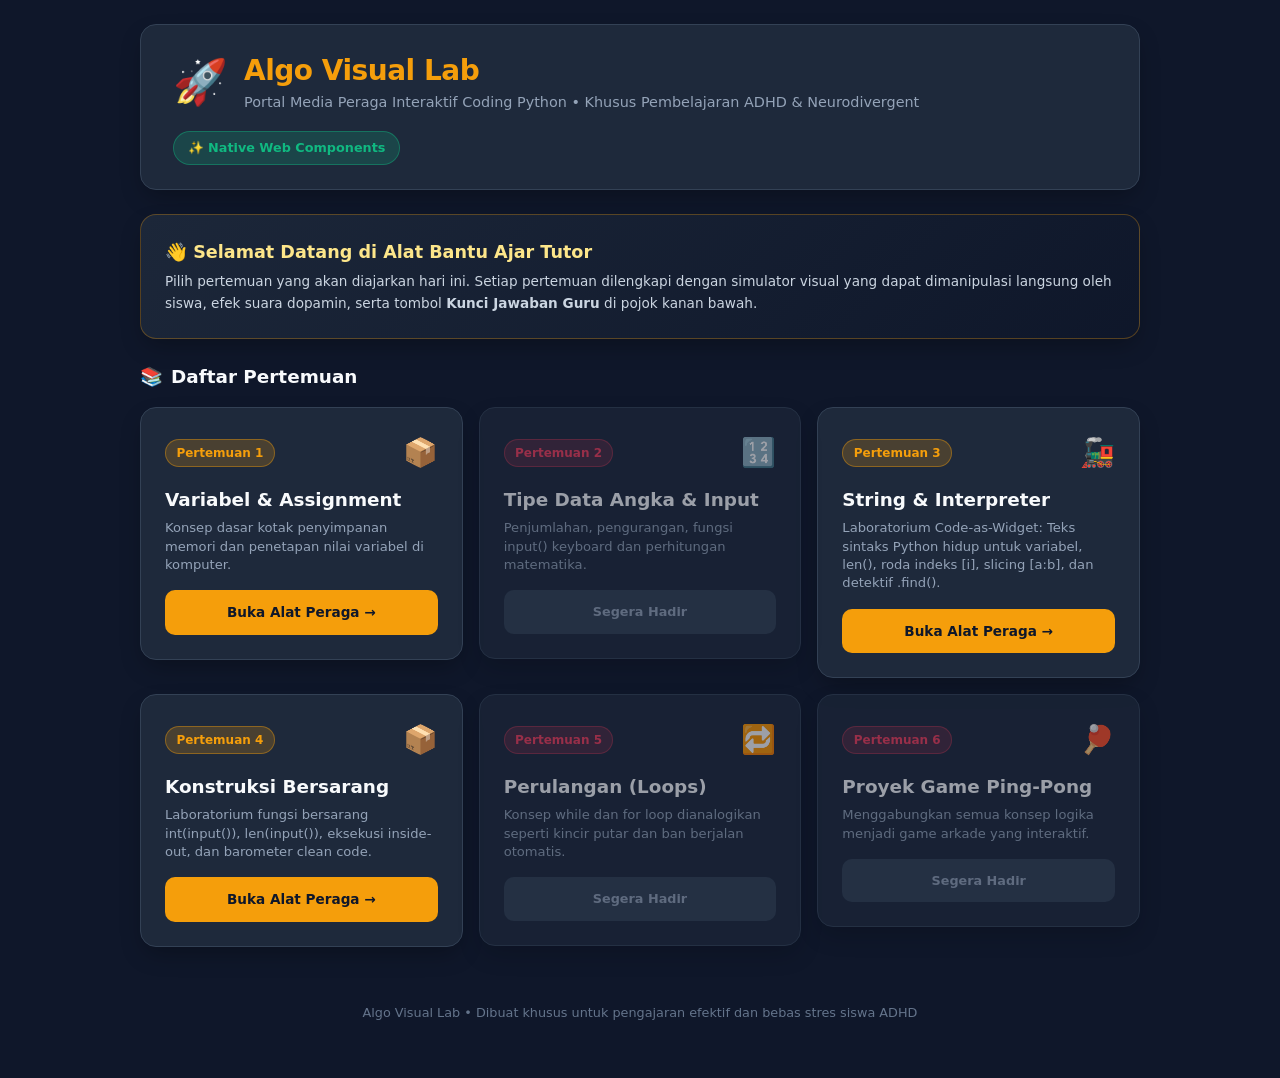
<file: index.html>
<!DOCTYPE html>
<html lang="id">
<head>
  <meta charset="UTF-8">
  <meta name="viewport" content="width=device-width, initial-scale=1.0">
  <title>Algo Visual Lab - Portal Media Peraga Interaktif</title>
  <link rel="stylesheet" href="shared/css/style.css">
  <script type="module" src="shared/components/index.js"></script>
</head>
<body>
  <div class="app-container">

    <!-- Header Portal -->
    <header class="card" style="display: flex; flex-wrap: wrap; justify-content: space-between; align-items: center; gap: 1rem; padding: 1.5rem 2rem;">
      <div style="display: flex; align-items: center; gap: 1rem;">
        <span style="font-size: 2.75rem;">🚀</span>
        <div>
          <h1 style="font-size: 1.75rem; font-weight: 900; color: #f59e0b; letter-spacing: -0.5px;">Algo Visual Lab</h1>
          <p style="font-size: 0.9rem; color: #94a3b8;">Portal Media Peraga Interaktif Coding Python &bull; Khusus Pembelajaran ADHD & Neurodivergent</p>
        </div>
      </div>
      <div>
        <span class="badge badge-emerald" style="padding: 0.4rem 0.85rem; font-size: 0.8rem;">
          ✨ Native Web Components
        </span>
      </div>
    </header>

    <!-- Section Intro Guru -->
    <div class="card" style="background: linear-gradient(135deg, rgba(30, 41, 59, 0.9), rgba(15, 23, 42, 0.9)); border-color: rgba(245, 158, 11, 0.3);">
      <h2 style="font-size: 1.1rem; font-weight: 800; color: #fde68a; margin-bottom: 0.35rem;">
        👋 Selamat Datang di Alat Bantu Ajar Tutor
      </h2>
      <p style="font-size: 0.85rem; color: #cbd5e1; line-height: 1.6;">
        Pilih pertemuan yang akan diajarkan hari ini. Setiap pertemuan dilengkapi dengan simulator visual yang dapat dimanipulasi langsung oleh siswa, efek suara dopamin, serta tombol <b>Kunci Jawaban Guru</b> di pojok kanan bawah.
      </p>
    </div>

    <!-- Grid Kartu Pertemuan -->
    <section>
      <h2 style="font-size: 1.15rem; font-weight: 800; margin-bottom: 1rem; display: flex; align-items: center; gap: 0.5rem;">
        <span>📚</span> Daftar Pertemuan
      </h2>
      
      <div class="grid-3">
        <!-- Pertemuan 1 (READY) -->
        <lesson-card 
          lesson="1" 
          title="Variabel & Assignment" 
          desc="Konsep dasar kotak penyimpanan memori dan penetapan nilai variabel di komputer." 
          icon="📦" 
          href="pertemuan-01-variabel/index.html" 
          status="ready">
        </lesson-card>

        <!-- Pertemuan 2 -->
        <lesson-card 
          lesson="2" 
          title="Tipe Data Angka & Input" 
          desc="Penjumlahan, pengurangan, fungsi input() keyboard dan perhitungan matematika." 
          icon="🔢" 
          status="soon">
        </lesson-card>

        <!-- Pertemuan 3 (READY) -->
        <lesson-card 
          lesson="3" 
          title="String & Interpreter" 
          desc="Laboratorium Code-as-Widget: Teks sintaks Python hidup untuk variabel, len(), roda indeks [i], slicing [a:b], dan detektif .find()." 
          icon="🚂" 
          href="pertemuan-03-string/index.html" 
          status="ready">
        </lesson-card>

        <!-- Pertemuan 4 (READY) -->
        <lesson-card 
          lesson="4" 
          title="Konstruksi Bersarang" 
          desc="Laboratorium fungsi bersarang int(input()), len(input()), eksekusi inside-out, dan barometer clean code." 
          icon="📦" 
          href="pertemuan-04-konstruksi-bersarang/index.html" 
          status="ready">
        </lesson-card>

        <!-- Pertemuan 5 -->
        <lesson-card 
          lesson="5" 
          title="Perulangan (Loops)" 
          desc="Konsep while dan for loop dianalogikan seperti kincir putar dan ban berjalan otomatis." 
          icon="🔁" 
          status="soon">
        </lesson-card>

        <!-- Pertemuan 6 -->
        <lesson-card 
          lesson="6" 
          title="Proyek Game Ping-Pong" 
          desc="Menggabungkan semua konsep logika menjadi game arkade yang interaktif." 
          icon="🏓" 
          status="soon">
        </lesson-card>
      </div>
    </section>

    <!-- Footer -->
    <footer style="text-align: center; padding: 2rem 0; font-size: 0.8rem; color: #64748b;">
      Algo Visual Lab &bull; Dibuat khusus untuk pengajaran efektif dan bebas stres siswa ADHD
    </footer>

  </div>
</body>
</html>
</file>
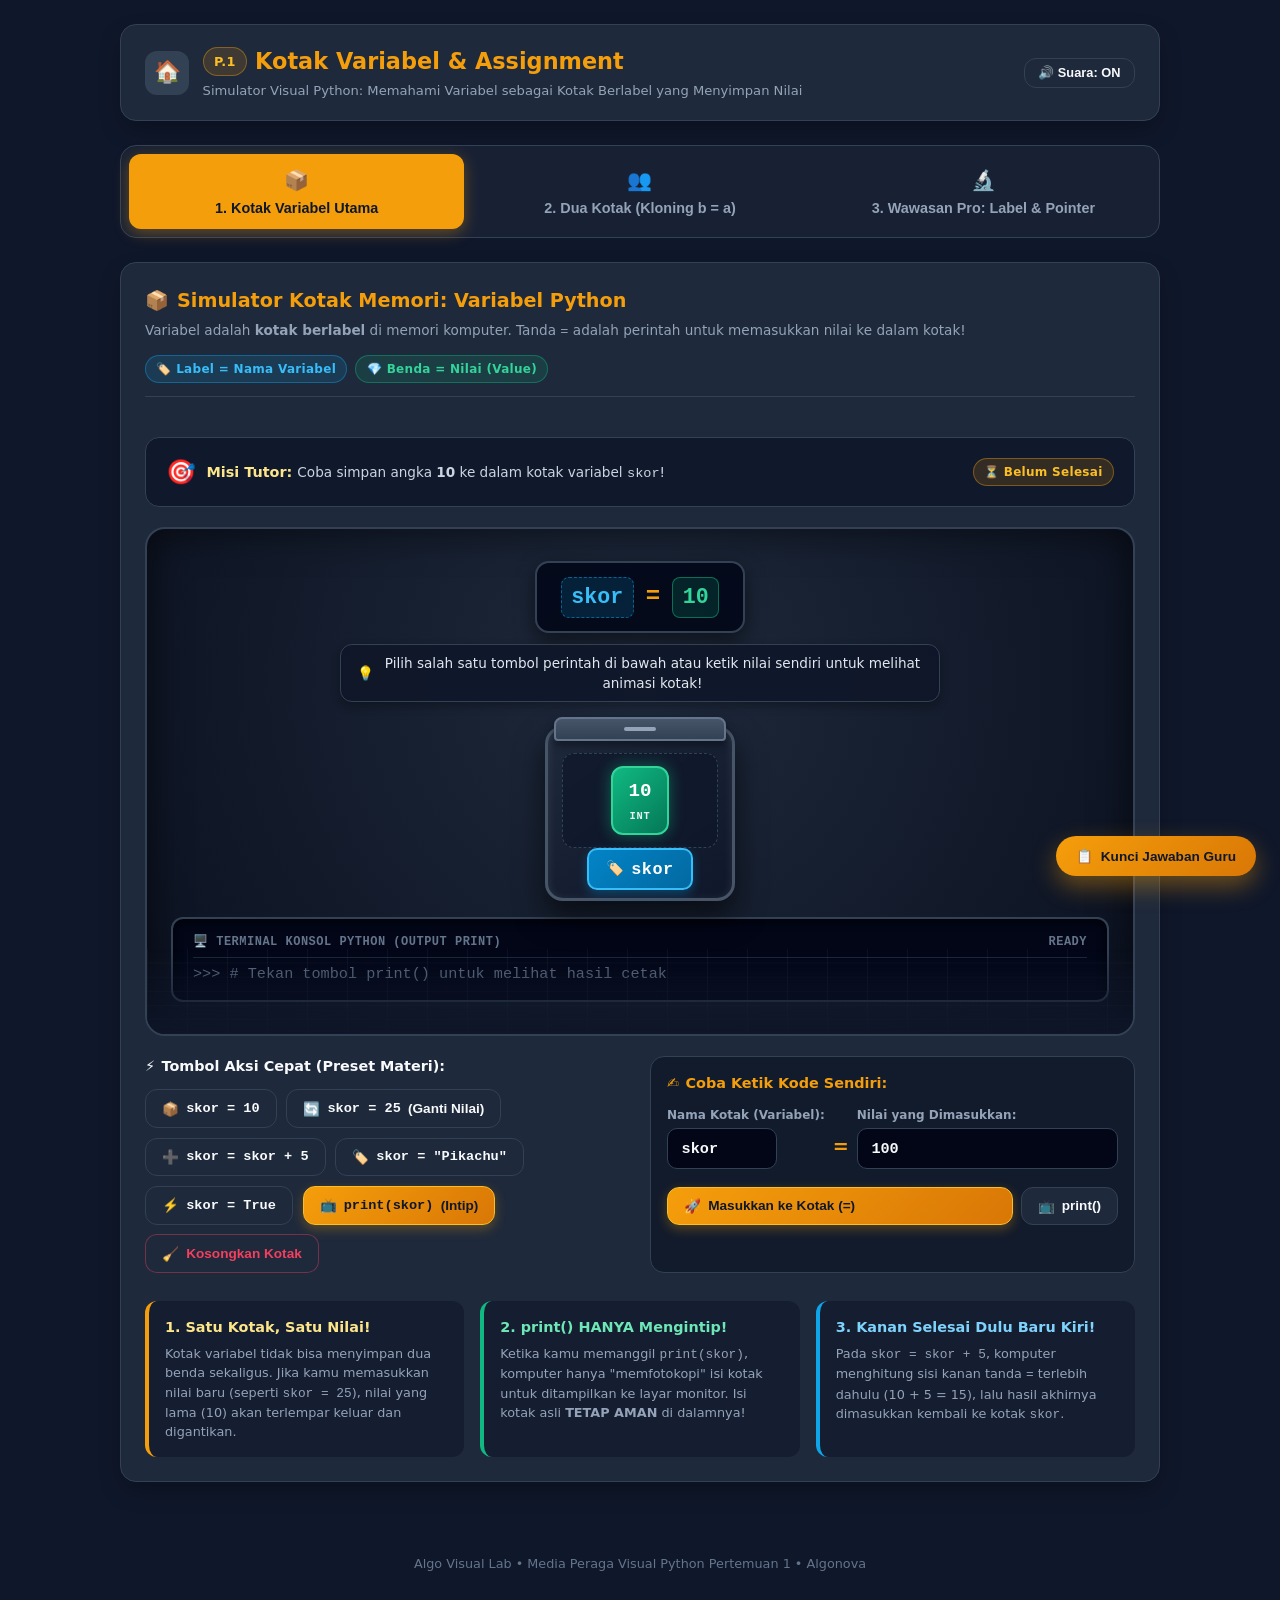
<file: pertemuan-01-variabel/index.html>
<!DOCTYPE html>
<html lang="id">
<head>
  <meta charset="UTF-8">
  <meta name="viewport" content="width=device-width, initial-scale=1.0">
  <title>Pertemuan 1: Variabel & Assignment (Kotak Memori) - Algo Visual Lab</title>
  
  <!-- Integrasi Shared Design System Algo Visual Lab -->
  <link rel="stylesheet" href="../shared/css/style.css">
  <script type="module" src="../shared/components/index.js"></script>

  <style>
    /* ==========================================================================
       FALLBACK & CUSTOM STYLING KHUSUS ANIMASI KOTAK VARIABEL
       Memastikan tampilan tetap spektakuler baik via portal maupun double-click file://
       ========================================================================== */
    :root {
      --bg-main: #0f172a;
      --bg-card: #1e293b;
      --bg-card-hover: #334155;
      --bg-input: #020617;
      --border-color: #334155;
      --border-focus: #f59e0b;
      --text-primary: #f8fafc;
      --text-secondary: #94a3b8;
      --text-muted: #64748b;
      --accent-amber: #f59e0b;
      --accent-emerald: #10b981;
      --accent-sky: #0ea5e9;
      --accent-violet: #8b5cf6;
      --accent-rose: #f43f5e;
      --font-sans: system-ui, -apple-system, BlinkMacSystemFont, 'Segoe UI', Roboto, sans-serif;
      --font-mono: ui-monospace, SFMono-Regular, Menlo, Monaco, Consolas, monospace;
    }

    body {
      background-color: var(--bg-main);
      color: var(--text-primary);
      font-family: var(--font-sans);
      margin: 0;
      padding: 1.5rem;
      min-height: 100vh;
      line-height: 1.5;
    }

    .app-container {
      max-width: 1040px;
      margin: 0 auto;
      display: flex;
      flex-direction: column;
      gap: 1.5rem;
    }

    /* Kartu & Container */
    .card {
      background-color: var(--bg-card);
      border: 1px solid var(--border-color);
      border-radius: 16px;
      padding: 1.5rem;
      box-shadow: 0 10px 25px -5px rgba(0, 0, 0, 0.35);
    }

    .card-header {
      display: flex;
      justify-content: space-between;
      align-items: center;
      border-bottom: 1px solid var(--border-color);
      padding-bottom: 0.85rem;
      margin-bottom: 1.25rem;
      flex-wrap: wrap;
      gap: 0.75rem;
    }

    .card-title {
      font-size: 1.2rem;
      font-weight: 800;
      display: flex;
      align-items: center;
      gap: 0.5rem;
    }

    .card-subtitle {
      font-size: 0.85rem;
      color: var(--text-secondary);
      margin-top: 0.25rem;
    }

    /* Badges */
    .badge {
      display: inline-flex;
      align-items: center;
      gap: 0.35rem;
      padding: 0.25rem 0.65rem;
      border-radius: 9999px;
      font-size: 0.75rem;
      font-weight: 700;
      letter-spacing: 0.3px;
    }
    .badge-amber { background: rgba(245, 158, 11, 0.15); color: #fbbf24; border: 1px solid rgba(245, 158, 11, 0.4); }
    .badge-emerald { background: rgba(16, 185, 129, 0.15); color: #34d399; border: 1px solid rgba(16, 185, 129, 0.4); }
    .badge-sky { background: rgba(14, 165, 233, 0.15); color: #38bdf8; border: 1px solid rgba(14, 165, 233, 0.4); }
    .badge-violet { background: rgba(139, 92, 246, 0.15); color: #a78bfa; border: 1px solid rgba(139, 92, 246, 0.4); }
    .badge-rose { background: rgba(244, 63, 94, 0.15); color: #fb7185; border: 1px solid rgba(244, 63, 94, 0.4); }

    /* Tab Navigasi */
    .tab-nav {
      display: grid;
      grid-template-columns: repeat(auto-fit, minmax(200px, 1fr));
      gap: 0.5rem;
      background: rgba(30, 41, 59, 0.6);
      padding: 0.5rem;
      border-radius: 16px;
      border: 1px solid var(--border-color);
    }
    .tab-btn {
      background: transparent;
      border: none;
      color: var(--text-secondary);
      padding: 0.85rem 1rem;
      border-radius: 12px;
      font-weight: 800;
      font-size: 0.9rem;
      cursor: pointer;
      display: flex;
      align-items: center;
      justify-content: center;
      gap: 0.5rem;
      transition: all 0.2s ease;
    }
    .tab-btn:hover {
      background: var(--bg-card-hover);
      color: var(--text-primary);
    }
    .tab-btn.active {
      background: var(--accent-amber);
      color: #0f172a;
      box-shadow: 0 4px 15px rgba(245, 158, 11, 0.35);
    }
    .tab-content { display: none; }
    .tab-content.active { display: block; }

    /* Area Panggung Animasi (Stage) */
    .animation-stage {
      position: relative;
      background: radial-gradient(circle at 50% 30%, #1e293b 0%, #0b1120 100%);
      border: 2px solid #334155;
      border-radius: 20px;
      min-height: 420px;
      padding: 2rem 1.5rem;
      display: flex;
      flex-direction: column;
      align-items: center;
      justify-content: space-between;
      overflow: hidden;
      box-shadow: inset 0 0 40px rgba(0, 0, 0, 0.6);
    }

    /* Efek Grid Lantai Lab */
    .stage-floor {
      position: absolute;
      bottom: 0;
      left: 0;
      right: 0;
      height: 120px;
      background: 
        linear-gradient(to top, rgba(15, 23, 42, 0.9), transparent),
        repeating-linear-gradient(90deg, rgba(51, 65, 85, 0.2) 0, rgba(51, 65, 85, 0.2) 1px, transparent 1px, transparent 40px),
        repeating-linear-gradient(0deg, rgba(51, 65, 85, 0.2) 0, rgba(51, 65, 85, 0.2) 1px, transparent 1px, transparent 20px);
      perspective: 400px;
      transform: rotateX(45deg);
      transform-origin: bottom center;
      pointer-events: none;
    }

    /* Papan Kode Sintaks (Code-as-Widget) */
    .code-display-bar {
      z-index: 5;
      background: rgba(2, 6, 23, 0.85);
      border: 2px solid var(--border-color);
      border-radius: 14px;
      padding: 0.85rem 1.5rem;
      display: flex;
      align-items: center;
      gap: 0.75rem;
      font-family: var(--font-mono);
      font-size: 1.35rem;
      font-weight: 800;
      box-shadow: 0 8px 20px rgba(0, 0, 0, 0.5);
      transition: border-color 0.3s;
    }
    .code-display-bar.highlight {
      border-color: var(--accent-amber);
    }
    .token-var-tag {
      color: #38bdf8;
      background: rgba(14, 165, 233, 0.15);
      padding: 0.2rem 0.6rem;
      border-radius: 8px;
      border: 1px dashed rgba(14, 165, 233, 0.5);
      transition: all 0.3s;
    }
    .token-var-tag.active {
      background: #0284c7;
      color: white;
      transform: scale(1.08);
      box-shadow: 0 0 15px rgba(14, 165, 233, 0.8);
    }
    .token-op-assign {
      color: #f59e0b;
      font-weight: 900;
      font-size: 1.5rem;
      transition: all 0.3s;
    }
    .token-op-assign.active {
      transform: scale(1.4) rotate(90deg);
      color: #fbbf24;
      text-shadow: 0 0 15px #f59e0b;
    }
    .token-val-data {
      color: #34d399;
      background: rgba(16, 185, 129, 0.15);
      padding: 0.2rem 0.6rem;
      border-radius: 8px;
      border: 1px solid rgba(16, 185, 129, 0.5);
      transition: all 0.3s;
    }
    .token-val-data.active {
      background: #059669;
      color: white;
      transform: scale(1.08);
      box-shadow: 0 0 15px rgba(16, 185, 129, 0.8);
    }

    /* Penjelasan Langkah Inside-Out */
    .step-narration {
      z-index: 5;
      margin-top: 0.65rem;
      background: rgba(15, 23, 42, 0.9);
      border: 1px solid var(--border-color);
      border-radius: 12px;
      padding: 0.5rem 1rem;
      font-size: 0.85rem;
      color: #e2e8f0;
      display: flex;
      align-items: center;
      gap: 0.5rem;
      min-height: 40px;
      max-width: 600px;
      text-align: center;
      box-shadow: 0 4px 10px rgba(0, 0, 0, 0.3);
    }
    .step-narration b {
      color: var(--accent-amber);
    }

    /* KOTAK VARIABEL 3D (The 3D Variable Box) */
    .boxes-container {
      position: relative;
      z-index: 4;
      display: flex;
      justify-content: center;
      align-items: flex-end;
      gap: 3.5rem;
      width: 100%;
      margin: 1.5rem 0 1rem;
      perspective: 900px;
    }

    .var-box-wrapper {
      display: flex;
      flex-direction: column;
      align-items: center;
      position: relative;
    }

    /* Struktur Fisik Kotak */
    .box-3d {
      position: relative;
      width: 190px;
      height: 175px;
      background: linear-gradient(145deg, #1e293b, #0f172a);
      border: 3px solid #475569;
      border-radius: 18px;
      box-shadow: 
        0 15px 30px rgba(0, 0, 0, 0.6),
        inset 0 2px 10px rgba(255, 255, 255, 0.1);
      display: flex;
      flex-direction: column;
      align-items: center;
      justify-content: flex-end;
      padding: 1rem;
      transform-style: preserve-3d;
      transition: transform 0.3s cubic-bezier(0.34, 1.56, 0.64, 1), border-color 0.3s;
    }
    .box-3d.highlight {
      border-color: var(--accent-amber);
      transform: scale(1.03) translateY(-4px);
      box-shadow: 
        0 20px 35px rgba(245, 158, 11, 0.25),
        inset 0 0 15px rgba(245, 158, 11, 0.2);
    }

    /* Tutup Kotak Berengsel (Hinged Lid) */
    .box-lid {
      position: absolute;
      top: -12px;
      left: 6px;
      right: 6px;
      height: 24px;
      background: linear-gradient(to bottom, #475569, #334155);
      border: 2px solid #64748b;
      border-radius: 8px 8px 4px 4px;
      transform-origin: top center;
      transform: rotateX(0deg);
      transition: transform 0.45s cubic-bezier(0.34, 1.56, 0.64, 1);
      z-index: 10;
      box-shadow: 0 4px 8px rgba(0, 0, 0, 0.4);
      display: flex;
      align-items: center;
      justify-content: center;
    }
    .box-lid::after {
      content: '';
      width: 32px;
      height: 4px;
      background: #94a3b8;
      border-radius: 2px;
    }
    .box-3d.open .box-lid {
      transform: rotateX(-120deg) translateY(-8px);
      background: linear-gradient(to bottom, #64748b, #475569);
    }

    /* Jendela Akrilik Transparan di Depan Kotak */
    .box-window {
      position: absolute;
      top: 24px;
      bottom: 50px;
      left: 14px;
      right: 14px;
      background: rgba(15, 23, 42, 0.7);
      border: 1.5px dashed #334155;
      border-radius: 12px;
      display: flex;
      align-items: center;
      justify-content: center;
      overflow: hidden;
      backdrop-filter: blur(2px);
    }

    /* Papan Label Nama Variabel di Depan Kotak */
    .box-label-plate {
      position: relative;
      z-index: 8;
      background: linear-gradient(135deg, #0284c7, #0369a1);
      border: 2px solid #38bdf8;
      border-radius: 10px;
      padding: 0.4rem 1.1rem;
      color: #ffffff;
      font-family: var(--font-mono);
      font-size: 1.05rem;
      font-weight: 800;
      letter-spacing: 0.5px;
      box-shadow: 0 4px 10px rgba(2, 132, 199, 0.4);
      display: flex;
      align-items: center;
      gap: 0.4rem;
      transform: translateY(8px);
    }
    .box-label-plate .icon-tag {
      font-size: 0.9rem;
    }

    /* Wadah Nilai di Dalam Kotak (Payload) */
    .payload-container {
      position: relative;
      width: 100%;
      height: 100%;
      display: flex;
      align-items: center;
      justify-content: center;
    }

    /* Benda / Nilai Fisik (Value Gem) */
    .value-gem {
      position: relative;
      padding: 0.55rem 0.95rem;
      border-radius: 12px;
      font-family: var(--font-mono);
      font-size: 1.2rem;
      font-weight: 900;
      display: flex;
      flex-direction: column;
      align-items: center;
      gap: 0.2rem;
      box-shadow: 0 8px 18px rgba(0, 0, 0, 0.4);
      transition: all 0.4s cubic-bezier(0.34, 1.56, 0.64, 1);
      user-select: none;
    }
    .value-gem .type-subtag {
      font-size: 0.65rem;
      font-weight: 700;
      text-transform: uppercase;
      letter-spacing: 0.8px;
      opacity: 0.9;
    }

    /* Pewarnaan Tipe Data Gem */
    .gem-int {
      background: linear-gradient(135deg, #10b981, #047857);
      border: 2px solid #34d399;
      color: #ffffff;
      box-shadow: 0 0 15px rgba(16, 185, 129, 0.45);
    }
    .gem-str {
      background: linear-gradient(135deg, #f59e0b, #b45309);
      border: 2px solid #fbbf24;
      color: #0f172a;
      box-shadow: 0 0 15px rgba(245, 158, 11, 0.45);
    }
    .gem-float {
      background: linear-gradient(135deg, #0ea5e9, #0369a1);
      border: 2px solid #38bdf8;
      color: #ffffff;
      box-shadow: 0 0 15px rgba(14, 165, 233, 0.45);
    }
    .gem-bool {
      background: linear-gradient(135deg, #8b5cf6, #6d28d9);
      border: 2px solid #a78bfa;
      color: #ffffff;
      box-shadow: 0 0 15px rgba(139, 92, 246, 0.45);
    }

    /* Animasi-Animasi Khusus */
    /* 1. Nilai Baru Meluncur Masuk (Drop in) */
    @keyframes dropInAnim {
      0% {
        transform: translateY(-220px) scale(0.6);
        opacity: 0;
      }
      60% {
        transform: translateY(12px) scale(1.15, 0.85);
        opacity: 1;
      }
      80% {
        transform: translateY(-6px) scale(0.95, 1.05);
      }
      100% {
        transform: translateY(0) scale(1, 1);
        opacity: 1;
      }
    }
    .anim-drop-in {
      animation: dropInAnim 0.65s cubic-bezier(0.25, 1, 0.5, 1) forwards;
    }

    /* 2. Nilai Lama Terlempar Keluar Saat Re-assignment */
    @keyframes ejectAnim {
      0% {
        transform: translateY(0) scale(1) rotate(0deg);
        opacity: 1;
      }
      100% {
        transform: translateY(-160px) translateX(80px) rotate(45deg) scale(0.4);
        opacity: 0;
      }
    }
    .anim-eject {
      animation: ejectAnim 0.5s ease-in forwards;
    }

    /* 3. Getaran Guncang Kotak saat Nilai Masuk */
    @keyframes boxBounceAnim {
      0%, 100% { transform: scale(1); }
      40% { transform: scale(1.08, 0.92); }
      70% { transform: scale(0.96, 1.04); }
    }
    .anim-box-bounce {
      animation: boxBounceAnim 0.45s ease-out;
    }

    /* 4. Duplikasi Nilai Saat print() (Hologram Kloning) */
    @keyframes cloneFlyAnim {
      0% {
        transform: translateY(0) scale(1);
        opacity: 1;
      }
      50% {
        transform: translateY(-100px) scale(1.1);
        box-shadow: 0 0 25px rgba(56, 189, 248, 0.9);
      }
      100% {
        transform: translateY(-60px) translateX(240px) scale(0.7);
        opacity: 0;
      }
    }
    .anim-clone-fly {
      position: absolute;
      animation: cloneFlyAnim 0.75s ease-out forwards;
      pointer-events: none;
      z-index: 20;
    }

    /* Layar Konsol Mini (Monitor Python) */
    .mini-console {
      width: 100%;
      background: #020617;
      border: 2px solid #334155;
      border-radius: 12px;
      padding: 0.85rem 1.25rem;
      font-family: var(--font-mono);
      font-size: 0.95rem;
      color: #38bdf8;
      display: flex;
      flex-direction: column;
      gap: 0.35rem;
      box-shadow: inset 0 2px 10px rgba(0, 0, 0, 0.8);
    }
    .console-header {
      font-size: 0.75rem;
      color: #64748b;
      font-weight: 700;
      text-transform: uppercase;
      letter-spacing: 0.5px;
      display: flex;
      justify-content: space-between;
      border-bottom: 1px solid #1e293b;
      padding-bottom: 0.35rem;
    }
    .console-output-text {
      color: #f8fafc;
      font-weight: 700;
    }

    /* Panel Kontrol Presets & Custom */
    .controls-grid {
      display: grid;
      grid-template-columns: repeat(auto-fit, minmax(280px, 1fr));
      gap: 1.25rem;
    }

    .preset-btn-group {
      display: flex;
      flex-wrap: wrap;
      gap: 0.6rem;
    }

    .btn-action {
      background: #1e293b;
      border: 1.5px solid #334155;
      color: #f8fafc;
      border-radius: 12px;
      padding: 0.65rem 1rem;
      font-size: 0.85rem;
      font-weight: 700;
      cursor: pointer;
      display: inline-flex;
      align-items: center;
      gap: 0.45rem;
      transition: all 0.2s ease;
    }
    .btn-action:hover {
      background: #334155;
      border-color: var(--accent-amber);
      transform: translateY(-2px);
    }
    .btn-action:active {
      transform: translateY(0);
    }
    .btn-action.btn-primary {
      background: linear-gradient(135deg, #f59e0b, #d97706);
      border-color: #fbbf24;
      color: #0f172a;
      box-shadow: 0 4px 12px rgba(245, 158, 11, 0.3);
    }
    .btn-action.btn-primary:hover {
      background: linear-gradient(135deg, #fbbf24, #f59e0b);
      box-shadow: 0 6px 16px rgba(245, 158, 11, 0.45);
    }

    /* Inline Input Form */
    .inline-field-group {
      display: flex;
      flex-wrap: wrap;
      gap: 0.5rem;
      align-items: center;
    }
    .inline-input {
      background: #020617;
      border: 1.5px solid #334155;
      color: #f8fafc;
      padding: 0.65rem 0.85rem;
      border-radius: 10px;
      font-family: var(--font-mono);
      font-weight: 700;
      font-size: 0.95rem;
      outline: none;
      transition: border-color 0.2s;
    }
    .inline-input:focus {
      border-color: var(--accent-amber);
    }

    /* Perbandingan Python Real: Pointer & ID */
    .pointer-board {
      background: rgba(2, 6, 23, 0.7);
      border: 2px solid #334155;
      border-radius: 16px;
      padding: 1.5rem;
      display: flex;
      flex-direction: column;
      gap: 1.25rem;
    }
    .memory-lane {
      display: flex;
      justify-content: space-around;
      align-items: center;
      flex-wrap: wrap;
      gap: 2rem;
      position: relative;
      padding: 1.5rem 0;
    }
    .tag-item {
      background: #0284c7;
      color: white;
      padding: 0.5rem 1.2rem;
      border-radius: 8px;
      font-family: var(--font-mono);
      font-weight: 800;
      box-shadow: 0 4px 10px rgba(2, 132, 199, 0.4);
      display: flex;
      align-items: center;
      gap: 0.5rem;
      border: 2px solid #38bdf8;
    }
    .string-rope {
      flex: 1;
      height: 4px;
      background: repeating-linear-gradient(90deg, #38bdf8 0, #38bdf8 8px, transparent 8px, transparent 14px);
      min-width: 80px;
      position: relative;
    }
    .string-rope::after {
      content: '►';
      position: absolute;
      right: -6px;
      top: -8px;
      color: #38bdf8;
      font-size: 0.9rem;
    }
    .object-memory-box {
      background: #1e293b;
      border: 2px solid #10b981;
      border-radius: 14px;
      padding: 1rem 1.5rem;
      display: flex;
      flex-direction: column;
      align-items: center;
      gap: 0.35rem;
      box-shadow: 0 0 20px rgba(16, 185, 129, 0.25);
    }

    /* Misi Cepat */
    .mission-box {
      background: rgba(15, 23, 42, 0.9);
      border: 1.5px solid #334155;
      border-radius: 14px;
      padding: 1rem 1.25rem;
      display: flex;
      justify-content: space-between;
      align-items: center;
      gap: 1rem;
      flex-wrap: wrap;
    }
  </style>
</head>
<body>

  <div class="app-container">

    <!-- Header Lab Interaktif -->
    <header class="card" style="padding: 1.25rem 1.5rem; display: flex; flex-wrap: wrap; justify-content: space-between; align-items: center; gap: 1rem;">
      <div style="display: flex; align-items: center; gap: 0.85rem;">
        <a href="../index.html" title="Kembali ke Dashboard Menu" style="
          display: flex;
          align-items: center;
          justify-content: center;
          width: 44px;
          height: 44px;
          background: #334155;
          color: #f8fafc;
          border-radius: 12px;
          text-decoration: none;
          font-size: 1.35rem;
          transition: background 0.2s;
        " onmouseover="this.style.background='#475569'" onmouseout="this.style.background='#334155'">🏠</a>
        <div>
          <h1 style="font-size: 1.4rem; font-weight: 900; color: #f59e0b; display: flex; align-items: center; gap: 0.5rem;">
            <span class="badge badge-amber" style="font-size: 0.8rem;">P.1</span>
            Kotak Variabel & Assignment
          </h1>
          <p style="font-size: 0.82rem; color: #94a3b8; margin-top: 2px;">
            Simulator Visual Python: Memahami Variabel sebagai Kotak Berlabel yang Menyimpan Nilai
          </p>
        </div>
      </div>
      <div style="display: flex; gap: 0.5rem; align-items: center;">
        <button id="btn-toggle-sound" class="btn-action" style="padding: 0.4rem 0.85rem; font-size: 0.8rem;">
          🔊 Suara: ON
        </button>
      </div>
    </header>

    <!-- Navigasi Tab Modul -->
    <nav class="tab-nav">
      <button class="tab-btn active" data-tab="tab-box-single">
        <span style="font-size: 1.25rem;">📦</span>
        <span>1. Kotak Variabel Utama</span>
      </button>
      <button class="tab-btn" data-tab="tab-box-compare">
        <span style="font-size: 1.25rem;">👥</span>
        <span>2. Dua Kotak (Kloning b = a)</span>
      </button>
      <button class="tab-btn" data-tab="tab-python-pro">
        <span style="font-size: 1.25rem;">🔬</span>
        <span>3. Wawasan Pro: Label & Pointer</span>
      </button>
    </nav>

    <!-- ===================================================================
         TAB 1: KOTAK VARIABEL UTAMA (SIMULATOR UTAMA)
         =================================================================== -->
    <section id="tab-box-single" class="tab-content active">
      <div class="card" style="display: flex; flex-direction: column; gap: 1.25rem;">
        
        <div class="card-header">
          <div>
            <h2 class="card-title" style="color: var(--accent-amber);">
              <span>📦</span> Simulator Kotak Memori: Variabel Python
            </h2>
            <p class="card-subtitle">
              Variabel adalah <b>kotak berlabel</b> di memori komputer. Tanda <code>=</code> adalah perintah untuk memasukkan nilai ke dalam kotak!
            </p>
          </div>
          <div style="display: flex; gap: 0.5rem; flex-wrap: wrap;">
            <span class="badge badge-sky">🏷️ Label = Nama Variabel</span>
            <span class="badge badge-emerald">💎 Benda = Nilai (Value)</span>
          </div>
        </div>

        <!-- Misi Cepat Belajar -->
        <div class="mission-box" id="mission-box-1">
          <div style="display: flex; align-items: center; gap: 0.65rem;">
            <span style="font-size: 1.5rem;">🎯</span>
            <div>
              <b style="color: #fde68a; font-size: 0.9rem;">Misi Tutor:</b>
              <span id="mission-text" style="font-size: 0.85rem; color: #cbd5e1;">
                Coba simpan angka <b>10</b> ke dalam kotak variabel <code>skor</code>!
              </span>
            </div>
          </div>
          <span class="badge badge-amber" id="badge-mission-status">⏳ Belum Selesai</span>
        </div>

        <!-- PANGGUNG ANIMASI 3D -->
        <div class="animation-stage">
          
          <!-- Baris Kode Sintaks Live (Code-as-Widget) -->
          <div class="code-display-bar" id="code-display">
            <span class="token-var-tag" id="label-code-var">skor</span>
            <span class="token-op-assign" id="label-code-op">=</span>
            <span class="token-val-data" id="label-code-val">10</span>
          </div>

          <!-- Penjelasan Alur Eksekusi (Inside-Out Flow) -->
          <div class="step-narration" id="step-narration-box">
            <span>💡</span>
            <span id="step-narration-text">
              Pilih salah satu tombol perintah di bawah atau ketik nilai sendiri untuk melihat animasi kotak!
            </span>
          </div>

          <!-- KOTAK 3D -->
          <div class="boxes-container">
            <div class="var-box-wrapper">
              <div class="box-3d" id="main-box-3d">
                <!-- Tutup Kotak Berengsel -->
                <div class="box-lid" id="main-box-lid"></div>
                
                <!-- Jendela Transparan Penampil Nilai -->
                <div class="box-window">
                  <div class="payload-container" id="main-payload-container">
                    <!-- Nilai Default Awal -->
                    <div class="value-gem gem-int" id="active-gem">
                      <span id="gem-text-val">10</span>
                      <span class="type-subtag" id="gem-text-type">int</span>
                    </div>
                  </div>
                </div>

                <!-- Papan Label Nama Variabel -->
                <div class="box-label-plate" id="main-label-plate">
                  <span class="icon-tag">🏷️</span>
                  <span id="box-plate-name">skor</span>
                </div>
              </div>
            </div>
          </div>

          <!-- Layar Terminal Konsol Python Mini -->
          <div class="mini-console">
            <div class="console-header">
              <span>🖥️ Terminal Konsol Python (Output print)</span>
              <span id="console-clock">Ready</span>
            </div>
            <div id="console-body">
              <div style="color: #64748b;">>>> # Tekan tombol print() untuk melihat hasil cetak</div>
            </div>
          </div>

          <!-- Efek Lantai Laboratorium -->
          <div class="stage-floor"></div>
        </div>

        <!-- PANEL PERINTAH & PRESET DOPAMIN -->
        <div class="controls-grid">
          
          <!-- Tombol Preset Cepat -->
          <div style="display: flex; flex-direction: column; gap: 0.75rem;">
            <h4 style="font-size: 0.9rem; font-weight: 800; color: #f8fafc; display: flex; align-items: center; gap: 0.4rem;">
              <span>⚡</span> Tombol Aksi Cepat (Preset Materi):
            </h4>
            
            <div class="preset-btn-group">
              <button class="btn-action" id="btn-preset-init">
                <span>📦</span> <code>skor = 10</code>
              </button>
              <button class="btn-action" id="btn-preset-replace">
                <span>🔄</span> <code>skor = 25</code> (Ganti Nilai)
              </button>
              <button class="btn-action" id="btn-preset-accumulate">
                <span>➕</span> <code>skor = skor + 5</code>
              </button>
              <button class="btn-action" id="btn-preset-string">
                <span>🏷️</span> <code>skor = "Pikachu"</code>
              </button>
              <button class="btn-action" id="btn-preset-bool">
                <span>⚡</span> <code>skor = True</code>
              </button>
              <button class="btn-action btn-primary" id="btn-preset-print">
                <span>📺</span> <code>print(skor)</code> (Intip)
              </button>
              <button class="btn-action" id="btn-preset-empty" style="color: #f43f5e; border-color: rgba(244, 63, 94, 0.4);">
                <span>🧹</span> Kosongkan Kotak
              </button>
            </div>
          </div>

          <!-- Form Kustom (Siswa & Tutor Bisa Ketik Bebas) -->
          <div style="display: flex; flex-direction: column; gap: 0.75rem; background: rgba(2, 6, 23, 0.4); padding: 1rem; border-radius: 14px; border: 1px solid var(--border-color);">
            <h4 style="font-size: 0.9rem; font-weight: 800; color: var(--accent-amber); display: flex; align-items: center; gap: 0.4rem;">
              <span>✍️</span> Coba Ketik Kode Sendiri:
            </h4>
            
            <div class="inline-field-group">
              <div style="display: flex; flex-direction: column; gap: 0.25rem;">
                <label style="font-size: 0.75rem; color: #94a3b8; font-weight: 700;">Nama Kotak (Variabel):</label>
                <input type="text" id="custom-var-name" value="skor" class="inline-input" style="width: 110px;">
              </div>
              <span style="font-weight: 900; font-size: 1.2rem; color: #f59e0b; margin-top: 1.25rem;">=</span>
              <div style="display: flex; flex-direction: column; gap: 0.25rem; flex: 1;">
                <label style="font-size: 0.75rem; color: #94a3b8; font-weight: 700;">Nilai yang Dimasukkan:</label>
                <input type="text" id="custom-var-val" value="100" class="inline-input" placeholder="contoh: 100 atau 'Budi'">
              </div>
            </div>

            <div style="display: flex; gap: 0.5rem; margin-top: 0.35rem;">
              <button class="btn-action btn-primary" id="btn-run-custom" style="flex: 1;">
                <span>🚀</span> Masukkan ke Kotak (=)
              </button>
              <button class="btn-action" id="btn-print-custom">
                <span>📺</span> print()
              </button>
            </div>
          </div>

        </div>

        <!-- 3 Aturan Emas Kotak Variabel (Golden Rules Card) -->
        <div style="display: grid; grid-template-columns: repeat(auto-fit, minmax(260px, 1fr)); gap: 1rem; margin-top: 0.5rem;">
          <div style="background: rgba(15, 23, 42, 0.6); padding: 1rem; border-radius: 12px; border-left: 4px solid var(--accent-amber);">
            <h5 style="color: #fde68a; font-weight: 800; margin-bottom: 0.35rem; font-size: 0.9rem;">
              1. Satu Kotak, Satu Nilai!
            </h5>
            <p style="font-size: 0.8rem; color: #94a3b8; line-height: 1.5;">
              Kotak variabel tidak bisa menyimpan dua benda sekaligus. Jika kamu memasukkan nilai baru (seperti <code>skor = 25</code>), nilai yang lama (10) akan terlempar keluar dan digantikan.
            </p>
          </div>

          <div style="background: rgba(15, 23, 42, 0.6); padding: 1rem; border-radius: 12px; border-left: 4px solid var(--accent-emerald);">
            <h5 style="color: #6ee7b7; font-weight: 800; margin-bottom: 0.35rem; font-size: 0.9rem;">
              2. print() HANYA Mengintip!
            </h5>
            <p style="font-size: 0.8rem; color: #94a3b8; line-height: 1.5;">
              Ketika kamu memanggil <code>print(skor)</code>, komputer hanya "memfotokopi" isi kotak untuk ditampilkan ke layar monitor. Isi kotak asli <b>TETAP AMAN</b> di dalamnya!
            </p>
          </div>

          <div style="background: rgba(15, 23, 42, 0.6); padding: 1rem; border-radius: 12px; border-left: 4px solid var(--accent-sky);">
            <h5 style="color: #7dd3fc; font-weight: 800; margin-bottom: 0.35rem; font-size: 0.9rem;">
              3. Kanan Selesai Dulu Baru Kiri!
            </h5>
            <p style="font-size: 0.8rem; color: #94a3b8; line-height: 1.5;">
              Pada <code>skor = skor + 5</code>, komputer menghitung sisi kanan tanda <code>=</code> terlebih dahulu (10 + 5 = 15), lalu hasil akhirnya dimasukkan kembali ke kotak <code>skor</code>.
            </p>
          </div>
        </div>

      </div>
    </section>

    <!-- ===================================================================
         TAB 2: DUA KOTAK (KLONING NILAI b = a)
         =================================================================== -->
    <section id="tab-box-compare" class="tab-content">
      <div class="card" style="display: flex; flex-direction: column; gap: 1.25rem;">
        
        <div class="card-header">
          <div>
            <h2 class="card-title" style="color: var(--accent-sky);">
              <span>👥</span> Operasi Kloning: Menyalin Nilai Antar Kotak
            </h2>
            <p class="card-subtitle">
              Apa yang terjadi jika kita menjalankan <code>b = a</code>? Apakah isi kotak <code>a</code> pindah dan kosong? Mari kita buktikan!
            </p>
          </div>
          <span class="badge badge-sky">Sintaks: <code>b = a</code></span>
        </div>

        <div class="animation-stage" style="min-height: 380px;">
          
          <div class="code-display-bar">
            <span class="token-var-tag" style="border-color: #a78bfa; color: #c4b5fd;">kotak_b</span>
            <span class="token-op-assign">=</span>
            <span class="token-var-tag" style="border-color: #38bdf8; color: #38bdf8;">kotak_a</span>
          </div>

          <div class="step-narration" id="narration-two-box">
            <span>💡</span>
            <span>Tekan tombol <b>"Salin (b = a)"</b> untuk melihat fotokopi nilai meluncur dari kotak A ke kotak B!</span>
          </div>

          <!-- Dua Kotak Berdampingan -->
          <div class="boxes-container" style="gap: 4rem;">
            
            <!-- Kotak A -->
            <div class="var-box-wrapper">
              <div class="box-3d" id="box-a">
                <div class="box-lid" id="lid-box-a"></div>
                <div class="box-window">
                  <div class="payload-container" id="payload-a">
                    <div class="value-gem gem-int" id="gem-a">
                      <span>99</span>
                      <span class="type-subtag">int</span>
                    </div>
                  </div>
                </div>
                <div class="box-label-plate" style="background: linear-gradient(135deg, #0284c7, #0369a1); border-color: #38bdf8;">
                  <span class="icon-tag">🏷️</span>
                  <span>kotak_a</span>
                </div>
              </div>
            </div>

            <!-- Tanda Panah Penyalur Salinan -->
            <div style="font-size: 2.2rem; color: var(--accent-amber); font-weight: 900; align-self: center; margin-bottom: 2rem;">
              &rarr;
            </div>

            <!-- Kotak B -->
            <div class="var-box-wrapper">
              <div class="box-3d" id="box-b">
                <div class="box-lid" id="lid-box-b"></div>
                <div class="box-window">
                  <div class="payload-container" id="payload-b">
                    <span style="font-size: 0.8rem; color: #64748b; font-style: italic;" id="empty-b-label">(Kotak Kosong)</span>
                  </div>
                </div>
                <div class="box-label-plate" style="background: linear-gradient(135deg, #7c3aed, #6d28d9); border-color: #a78bfa;">
                  <span class="icon-tag">🏷️</span>
                  <span>kotak_b</span>
                </div>
              </div>
            </div>

          </div>

          <div class="stage-floor"></div>
        </div>

        <div style="display: flex; gap: 0.75rem; flex-wrap: wrap;">
          <button class="btn-action btn-primary" id="btn-copy-a-to-b">
            <span>✨</span> Jalankan Salin: <code>kotak_b = kotak_a</code>
          </button>
          <button class="btn-action" id="btn-change-a-after">
            <span>🔄</span> Ubah <code>kotak_a = 500</code> (Apakah kotak B ikut berubah?)
          </button>
          <button class="btn-action" id="btn-reset-two-boxes">
            <span>↺</span> Reset Ulang Dua Kotak
          </button>
        </div>

      </div>
    </section>

    <!-- ===================================================================
         TAB 3: WAWASAN PRO: KOTAK VS LABEL TALI (PYTHON REALITY)
         =================================================================== -->
    <section id="tab-python-pro" class="tab-content">
      <div class="card" style="display: flex; flex-direction: column; gap: 1.25rem;">
        
        <div class="card-header">
          <div>
            <h2 class="card-title" style="color: var(--accent-violet);">
              <span>🔬</span> Di Balik Layar Python: Analogi Kotak vs Label Tali (Pointer)
            </h2>
            <p class="card-subtitle">
              Untuk pemula, analogi kotak sangat mudah dipahami. Tapi tahukah kamu bagaimana Python sebenarnya bekerja di memori komputer?
            </p>
          </div>
          <span class="badge badge-violet">Senior Insight: Memory Reference</span>
        </div>

        <div class="pointer-board">
          <div style="display: grid; grid-template-columns: repeat(auto-fit, minmax(280px, 1fr)); gap: 1.5rem;">
            
            <div style="background: rgba(30, 41, 59, 0.7); padding: 1.25rem; border-radius: 12px; border: 1px solid #334155;">
              <h4 style="color: #fbbf24; font-weight: 800; font-size: 1rem; margin-bottom: 0.5rem;">
                📦 Bahasa C / Pascal (Model Kotak Memori Fisik)
              </h4>
              <p style="font-size: 0.85rem; color: #cbd5e1; line-height: 1.6;">
                Variabel adalah <b>kotak alamat memori tetap</b>. Ketika nilainya diisi, biner angka 10 ditulis langsung ke dalam kotak tersebut. Jika nilainya diganti, isi kotak ditimpa secara fisik.
              </p>
            </div>

            <div style="background: rgba(30, 41, 59, 0.7); padding: 1.25rem; border-radius: 12px; border: 1px solid rgba(139, 92, 246, 0.5);">
              <h4 style="color: #a78bfa; font-weight: 800; font-size: 1rem; margin-bottom: 0.5rem;">
                🐍 Bahasa Python (Model Label Tali / Name Tag)
              </h4>
              <p style="font-size: 0.85rem; color: #cbd5e1; line-height: 1.6;">
                Di Python, semua data adalah <b>Objek yang berdiri sendiri di Memori Heap</b> (punya nomor <code>id()</code>). Variabel sebenarnya adalah <b>Label Tali (Name Tag)</b> yang diikatkan ke objek tersebut!
              </p>
            </div>

          </div>

          <!-- Diagram Tali Tautan Python -->
          <div style="margin-top: 1rem;">
            <h5 style="font-size: 0.85rem; color: #94a3b8; font-weight: 800; margin-bottom: 0.75rem;">
              SIMULASI TALI PENUNJUK MEMORI PYTHON:
            </h5>
            
            <div class="memory-lane">
              <div class="tag-item">
                <span>🏷️</span>
                <span id="pro-tag-name">skor</span>
              </div>

              <div class="string-rope"></div>

              <div class="object-memory-box">
                <span style="font-size: 0.7rem; color: #34d399; font-family: var(--font-mono); font-weight: 700;">
                  Objek Integer di Memori
                </span>
                <span style="font-size: 1.6rem; font-weight: 900; color: #f8fafc;" id="pro-obj-val">10</span>
                <span style="font-size: 0.7rem; color: #64748b; font-family: var(--font-mono);" id="pro-obj-id">
                  id(skor) = 0x7ffd9821
                </span>
              </div>
            </div>

            <div style="display: flex; gap: 0.5rem; justify-content: center; margin-top: 1rem;">
              <button class="btn-action" id="btn-pro-retie">
                <span>🪢</span> Ikat Tali ke Objek Baru (skor = 200)
              </button>
              <button class="btn-action" id="btn-pro-reset">
                <span>↺</span> Kembalikan ke 10
              </button>
            </div>
          </div>

        </div>

      </div>
    </section>

    <!-- Teacher Notes (Drawer Panduan Tutor) -->
    <teacher-notes>
      <div style="display: flex; flex-direction: column; gap: 1rem;">
        <div>
          <h4 style="font-weight: 800; color: var(--accent-amber); margin-bottom: 0.35rem;">
            Tips Mengajar Konsep Variabel ke Siswa ADHD & Pemula:
          </h4>
          <ul style="padding-left: 1.25rem; font-size: 0.82rem; display: flex; flex-direction: column; gap: 0.45rem; line-height: 1.5;">
            <li>
              <b>Gunakan Analogi Fisik:</b> "Bayangkan kamu punya kotak bekal atau kardus sepatu. Di depannya kamu tempel selotip bertuliskan 'skor'. Benda apa pun yang kamu masukkan ke dalamnya disebut nilai!"
            </li>
            <li>
              <b>Tekankan Bahwa = Adalah Perintah Simpan:</b> Ingatkan siswa bahwa di matematika, <code>=</code> artinya 'sama dengan'. Tapi di Python, <code>=</code> adalah <i>tangan robot yang membuka kotak lalu memasukkan barang ke dalamnya</i>.
            </li>
            <li>
              <b>Jelaskan Kenapa Nilai Lama Hilang:</b> "Kotak ini ukurannya pas cuma untuk satu bola! Kalau kamu masukkan bola baru nomor 25, bola nomor 10 terpaksa mental keluar!"
            </li>
            <li>
              <b>Demonstrasikan print():</b> Tunjukkan tombol <code>print(skor)</code>. Tegaskan bahwa kotak tidak kosong saat di-print, komputer hanya memotret/mengintip isinya.
            </li>
          </ul>
        </div>
      </div>
    </teacher-notes>

    <!-- Footer -->
    <footer style="text-align: center; padding: 1.5rem 0; font-size: 0.8rem; color: #64748b;">
      Algo Visual Lab &bull; Media Peraga Visual Python Pertemuan 1 &bull; Algonova
    </footer>

  </div>

  <!-- SCRIPT LOGIKA ANIMASI & WEB AUDIO -->
  <script>
    /* ==========================================================================
       WEB AUDIO SYNTHESIZER MANDIRI (ZERO DEPENDENCY)
       ========================================================================== */
    class VisualLabAudio {
      constructor() {
        this.ctx = null;
        this.enabled = true;
      }
      init() {
        if (!this.ctx) {
          const AudioContext = window.AudioContext || window.webkitAudioContext;
          if (AudioContext) this.ctx = new AudioContext();
        }
        if (this.ctx && this.ctx.state === 'suspended') {
          this.ctx.resume();
        }
      }
      toggle() {
        this.enabled = !this.enabled;
        return this.enabled;
      }
      playTone(freq, type = 'sine', duration = 0.08, volume = 0.12) {
        if (!this.enabled) return;
        try {
          this.init();
          if (!this.ctx) return;
          const osc = this.ctx.createOscillator();
          const gain = this.ctx.createGain();
          osc.type = type;
          osc.frequency.setValueAtTime(freq, this.ctx.currentTime);
          gain.gain.setValueAtTime(volume, this.ctx.currentTime);
          gain.gain.exponentialRampToValueAtTime(0.0001, this.ctx.currentTime + duration);
          osc.connect(gain);
          gain.connect(this.ctx.destination);
          osc.start();
          osc.stop(this.ctx.currentTime + duration);
        } catch (e) {}
      }
      playOpenLid() {
        if (!this.enabled) return;
        this.playTone(320, 'sine', 0.08, 0.1);
        setTimeout(() => this.playTone(480, 'sine', 0.06, 0.12), 40);
      }
      playDropIn() {
        if (!this.enabled) return;
        this.playTone(523.25, 'triangle', 0.06, 0.15); // C5
        setTimeout(() => this.playTone(659.25, 'triangle', 0.1, 0.18), 60); // E5
        setTimeout(() => this.playTone(783.99, 'triangle', 0.14, 0.16), 120); // G5
      }
      playEject() {
        if (!this.enabled) return;
        this.playTone(280, 'sawtooth', 0.12, 0.14);
        setTimeout(() => this.playTone(180, 'sawtooth', 0.16, 0.12), 60);
      }
      playPrint() {
        if (!this.enabled) return;
        this.playTone(600, 'sine', 0.05, 0.1);
        setTimeout(() => this.playTone(900, 'sine', 0.08, 0.12), 50);
      }
      playSuccess() {
        if (!this.enabled) return;
        [523.25, 659.25, 783.99, 1046.5].forEach((f, i) => {
          setTimeout(() => this.playTone(f, 'triangle', 0.12, 0.15), i * 70);
        });
      }
    }

    const sound = new VisualLabAudio();

    // Setup tombol toggle suara
    const btnToggleSound = document.getElementById('btn-toggle-sound');
    if (btnToggleSound) {
      btnToggleSound.addEventListener('click', () => {
        const state = sound.toggle();
        btnToggleSound.textContent = state ? '🔊 Suara: ON' : '🔇 Suara: OFF';
      });
    }

    /* ==========================================================================
       TAB SWITCHING SYSTEM
       ========================================================================== */
    const tabBtns = document.querySelectorAll('.tab-btn');
    const tabContents = document.querySelectorAll('.tab-content');

    tabBtns.forEach(btn => {
      btn.addEventListener('click', () => {
        const targetId = btn.getAttribute('data-tab');
        tabBtns.forEach(b => b.classList.remove('active'));
        tabContents.forEach(c => c.classList.remove('active'));
        btn.classList.add('active');
        const targetContent = document.getElementById(targetId);
        if (targetContent) targetContent.classList.add('active');
        sound.playTone(450, 'sine', 0.04, 0.08);
      });
    });

    /* ==========================================================================
       LOGIKA ANIMASI KOTAK UTAMA (TAB 1)
       ========================================================================== */
    const mainBox = document.getElementById('main-box-3d');
    const mainPayload = document.getElementById('main-payload-container');
    const boxPlateName = document.getElementById('box-plate-name');
    const labelCodeVar = document.getElementById('label-code-var');
    const labelCodeOp = document.getElementById('label-code-op');
    const labelCodeVal = document.getElementById('label-code-val');
    const stepNarrationText = document.getElementById('step-narration-text');
    const consoleBody = document.getElementById('console-body');
    const missionStatus = document.getElementById('badge-mission-status');

    let currentVariable = {
      name: 'skor',
      value: '10',
      type: 'int'
    };

    // Deteksi Tipe Data Otomatis
    function detectType(valStr) {
      const trimmed = String(valStr).trim();
      if (/^-?\d+$/.test(trimmed)) return 'int';
      if (/^-?\d+\.\d+$/.test(trimmed)) return 'float';
      if (trimmed === 'True' || trimmed === 'False') return 'bool';
      if ((trimmed.startsWith('"') && trimmed.endsWith('"')) || (trimmed.startsWith("'") && trimmed.endsWith("'"))) {
        return 'str';
      }
      return 'str';
    }

    function formatValForDisplay(valStr, type) {
      if (type === 'str' && !valStr.startsWith('"') && !valStr.startsWith("'")) {
        return `"${valStr}"`;
      }
      return valStr;
    }

    function getGemClass(type) {
      switch (type) {
        case 'int': return 'gem-int';
        case 'str': return 'gem-str';
        case 'float': return 'gem-float';
        case 'bool': return 'gem-bool';
        default: return 'gem-int';
      }
    }

    // Eksekusi Animasi Assignment Kotak
    let isAnimating = false;

    function executeAssignment(varName, rawValue, options = {}) {
      if (isAnimating) return;
      isAnimating = true;

      const detectedType = detectType(rawValue);
      const displayVal = formatValForDisplay(rawValue, detectedType);

      // Perbarui Tampilan Kode Sintaks
      labelCodeVar.textContent = varName;
      labelCodeVal.textContent = displayVal;
      boxPlateName.textContent = varName;

      // Reset Active Highlights
      labelCodeVar.classList.remove('active');
      labelCodeOp.classList.remove('active');
      labelCodeVal.classList.remove('active');

      // Langkah 1: Kanan dieksekusi dulu (Sisi Nilai)
      stepNarrationText.innerHTML = `<b>Langkah 1:</b> Komputer menyiapkan nilai <code style="color:#34d399">${displayVal}</code> (Tipe: ${detectedType.toUpperCase()}) di sebelah kanan.`;
      labelCodeVal.classList.add('active');
      sound.playTone(520, 'sine', 0.08, 0.1);

      setTimeout(() => {
        // Langkah 2: Operator = bertugas membuka kotak
        labelCodeVal.classList.remove('active');
        labelCodeOp.classList.add('active');
        stepNarrationText.innerHTML = `<b>Langkah 2:</b> Simbol <code style="color:#f59e0b">=</code> membuka tutup kotak <b>${varName}</b>!`;
        mainBox.classList.add('open');
        mainBox.classList.add('highlight');
        sound.playOpenLid();

        setTimeout(() => {
          // Jika sudah ada nilai lama di dalam kotak, lempar keluar dulu!
          const oldGem = mainPayload.querySelector('.value-gem');
          if (oldGem) {
            oldGem.classList.add('anim-eject');
            sound.playEject();
          }

          setTimeout(() => {
            // Hapus nilai lama dari DOM
            mainPayload.innerHTML = '';

            // Langkah 3: Nilai baru meluncur masuk ke dalam kotak!
            labelCodeOp.classList.remove('active');
            labelCodeVar.classList.add('active');
            stepNarrationText.innerHTML = `<b>Langkah 3:</b> Nilai <code style="color:#34d399">${displayVal}</code> masuk ke dalam kotak <b>${varName}</b>! Tutup kotak kembali rapat.`;

            const newGem = document.createElement('div');
            newGem.className = `value-gem ${getGemClass(detectedType)} anim-drop-in`;
            newGem.innerHTML = `
              <span>${displayVal}</span>
              <span class="type-subtag">${detectedType}</span>
            `;
            mainPayload.appendChild(newGem);

            sound.playDropIn();
            mainBox.classList.add('anim-box-bounce');

            // Perbarui State
            currentVariable = {
              name: varName,
              value: displayVal,
              type: detectedType
            };

            // Cek Misi Tutor
            if (varName === 'skor' && (displayVal === '10' || displayVal === 10)) {
              if (missionStatus) {
                missionStatus.className = 'badge badge-emerald';
                missionStatus.textContent = '🎉 Misi Berhasil!';
                sound.playSuccess();
              }
            }

            setTimeout(() => {
              mainBox.classList.remove('open');
              mainBox.classList.remove('highlight');
              mainBox.classList.remove('anim-box-bounce');
              labelCodeVar.classList.remove('active');
              isAnimating = false;
            }, 500);

          }, 350);

        }, 550);

      }, 650);
    }

    // Eksekusi Animasi print() (Mengintip Isi Kotak)
    function executePrint() {
      if (isAnimating) return;
      isAnimating = true;

      const varName = currentVariable.name;
      const currentVal = currentVariable.value;
      const gem = mainPayload.querySelector('.value-gem');

      if (!gem) {
        stepNarrationText.innerHTML = `⚠️ Kotak <b>${varName}</b> sedang kosong! Tidak ada yang bisa dicetak.`;
        isAnimating = false;
        return;
      }

      stepNarrationText.innerHTML = `<b>print(${varName}):</b> Tutup kotak terbuka sedikit, komputer <b>mengintip & memfotokopi</b> nilai tanpa mengosongkan kotak!`;
      mainBox.classList.add('open');
      sound.playOpenLid();

      setTimeout(() => {
        // Hologram clone meluncur keluar menuju konsol
        const clone = gem.cloneNode(true);
        clone.classList.remove('anim-drop-in');
        clone.classList.add('anim-clone-fly');
        mainPayload.appendChild(clone);
        sound.playPrint();

        setTimeout(() => {
          clone.remove();
          mainBox.classList.remove('open');

          // Tampilkan output di konsol terminal
          const outLine = document.createElement('div');
          outLine.innerHTML = `<span style="color:#94a3b8;">>>> print(${varName})</span><br><b class="console-output-text">${currentVal}</b>`;
          consoleBody.appendChild(outLine);
          consoleBody.scrollTop = consoleBody.scrollHeight;

          stepNarrationText.innerHTML = `✨ Nilai <b style="color:#38bdf8">${currentVal}</b> berhasil tampil di monitor! Kotak asli <b>tetap utuh menyimpan nilainya</b>.`;
          isAnimating = false;
        }, 700);

      }, 450);
    }

    // Kosongkan Kotak
    function emptyBox() {
      if (isAnimating) return;
      const gem = mainPayload.querySelector('.value-gem');
      if (!gem) return;
      isAnimating = true;
      mainBox.classList.add('open');
      sound.playOpenLid();
      setTimeout(() => {
        gem.classList.add('anim-eject');
        sound.playEject();
        setTimeout(() => {
          mainPayload.innerHTML = '<span style="font-size:0.8rem;color:#64748b;font-style:italic;">(Kotak Kosong)</span>';
          mainBox.classList.remove('open');
          stepNarrationText.innerHTML = `🧹 Kotak <b>${currentVariable.name}</b> sekarang kosong!`;
          isAnimating = false;
        }, 400);
      }, 350);
    }

    // Tombol-Tombol Preset Tab 1
    document.getElementById('btn-preset-init')?.addEventListener('click', () => {
      executeAssignment('skor', '10');
    });

    document.getElementById('btn-preset-replace')?.addEventListener('click', () => {
      executeAssignment('skor', '25');
    });

    document.getElementById('btn-preset-accumulate')?.addEventListener('click', () => {
      const curNum = parseInt(currentVariable.value, 10);
      const nextNum = isNaN(curNum) ? 15 : curNum + 5;
      stepNarrationText.innerHTML = `<b>skor = skor + 5:</b> Komputer ambil isi kotak lama (${curNum}), tambah 5 = <b>${nextNum}</b>, lalu masukkan kembali!`;
      setTimeout(() => {
        executeAssignment('skor', String(nextNum));
      }, 400);
    });

    document.getElementById('btn-preset-string')?.addEventListener('click', () => {
      executeAssignment('skor', '"Pikachu"');
    });

    document.getElementById('btn-preset-bool')?.addEventListener('click', () => {
      executeAssignment('skor', 'True');
    });

    document.getElementById('btn-preset-print')?.addEventListener('click', () => {
      executePrint();
    });

    document.getElementById('btn-preset-empty')?.addEventListener('click', () => {
      emptyBox();
    });

    // Form Kustom Siswa
    document.getElementById('btn-run-custom')?.addEventListener('click', () => {
      const vName = document.getElementById('custom-var-name').value.trim() || 'data';
      const vVal = document.getElementById('custom-var-val').value.trim() || '0';
      executeAssignment(vName, vVal);
    });

    document.getElementById('btn-print-custom')?.addEventListener('click', () => {
      executePrint();
    });

    /* ==========================================================================
       TAB 2: LOGIKA DUA KOTAK (KLONING b = a)
       ========================================================================== */
    const boxA = document.getElementById('box-a');
    const boxB = document.getElementById('box-b');
    const payloadA = document.getElementById('payload-a');
    const payloadB = document.getElementById('payload-b');
    const narrationTwoBox = document.getElementById('narration-two-box');

    document.getElementById('btn-copy-a-to-b')?.addEventListener('click', () => {
      narrationTwoBox.innerHTML = `<span>✨</span> <b>b = a:</b> Komputer memfotokopi nilai <b>99</b> dari kotak A, lalu menyimpannya ke kotak B. Kotak A <b>TIDAK</b> menjadi kosong!`;
      boxA.classList.add('open');
      sound.playOpenLid();

      setTimeout(() => {
        const gemA = payloadA.querySelector('.value-gem');
        if (!gemA) return;

        const cloneFly = gemA.cloneNode(true);
        cloneFly.classList.add('anim-clone-fly');
        payloadA.appendChild(cloneFly);
        sound.playPrint();

        setTimeout(() => {
          cloneFly.remove();
          boxB.classList.add('open');
          sound.playOpenLid();

          setTimeout(() => {
            payloadB.innerHTML = `
              <div class="value-gem gem-int anim-drop-in">
                <span>99</span>
                <span class="type-subtag">int</span>
              </div>
            `;
            sound.playDropIn();
            boxB.classList.add('anim-box-bounce');

            setTimeout(() => {
              boxA.classList.remove('open');
              boxB.classList.remove('open');
              boxB.classList.remove('anim-box-bounce');
              sound.playSuccess();
            }, 400);
          }, 300);
        }, 500);
      }, 400);
    });

    document.getElementById('btn-change-a-after')?.addEventListener('click', () => {
      narrationTwoBox.innerHTML = `<span>🔄</span> <b>kotak_a = 500:</b> Nilai kotak A diganti jadi 500. Perhatikan bahwa kotak B <b>TETAP 99</b> karena mereka adalah dua kotak yang berbeda!`;
      boxA.classList.add('open');
      sound.playOpenLid();

      setTimeout(() => {
        payloadA.innerHTML = `
          <div class="value-gem gem-int anim-drop-in">
            <span>500</span>
            <span class="type-subtag">int</span>
          </div>
        `;
        sound.playDropIn();
        boxA.classList.add('anim-box-bounce');

        setTimeout(() => {
          boxA.classList.remove('open');
          boxA.classList.remove('anim-box-bounce');
        }, 400);
      }, 350);
    });

    document.getElementById('btn-reset-two-boxes')?.addEventListener('click', () => {
      payloadA.innerHTML = `
        <div class="value-gem gem-int">
          <span>99</span>
          <span class="type-subtag">int</span>
        </div>
      `;
      payloadB.innerHTML = `<span style="font-size: 0.8rem; color: #64748b; font-style: italic;">(Kotak Kosong)</span>`;
      narrationTwoBox.innerHTML = `<span>💡</span> Dua kotak telah direset ke posisi awal!`;
      sound.playTone(400, 'sine', 0.05, 0.08);
    });

    /* ==========================================================================
       TAB 3: LOGIKA PYTHON REALITY (POINTER & ID)
       ========================================================================== */
    const proObjVal = document.getElementById('pro-obj-val');
    const proObjId = document.getElementById('pro-obj-id');

    document.getElementById('btn-pro-retie')?.addEventListener('click', () => {
      proObjVal.textContent = '200';
      proObjId.textContent = 'id(skor) = 0x7ffd98F4 (Alamat Memori Baru!)';
      proObjVal.style.color = '#38bdf8';
      sound.playTone(680, 'triangle', 0.1, 0.14);
    });

    document.getElementById('btn-pro-reset')?.addEventListener('click', () => {
      proObjVal.textContent = '10';
      proObjId.textContent = 'id(skor) = 0x7ffd9821';
      proObjVal.style.color = '#f8fafc';
      sound.playTone(480, 'sine', 0.08, 0.1);
    });
  </script>

</body>
</html>
</file>
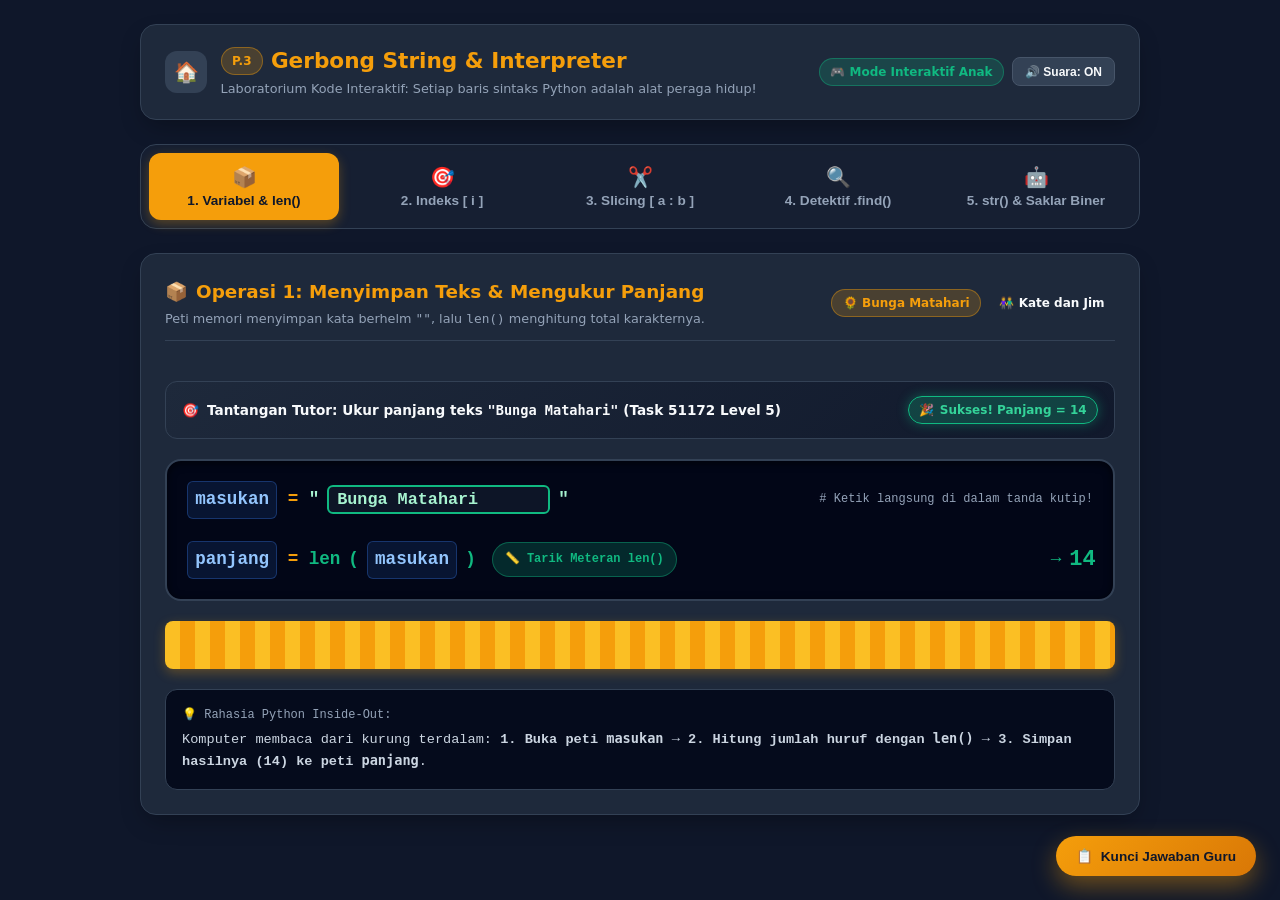
<file: pertemuan-03-string/index.html>
<!DOCTYPE html>
<html lang="id">
<head>
  <meta charset="UTF-8">
  <meta name="viewport" content="width=device-width, initial-scale=1.0">
  <title>Pertemuan 3: String & Interpreter (Code-as-Widget) - Algo Visual Lab</title>
  <link rel="stylesheet" href="../shared/css/style.css">
  <script type="module" src="../shared/components/index.js"></script>
</head>
<body>
  <div class="app-container">

    <!-- Web Component: Lesson Header -->
    <lesson-header 
      lesson="3" 
      title="Gerbong String & Interpreter" 
      subtitle="Laboratorium Kode Interaktif: Setiap baris sintaks Python adalah alat peraga hidup!">
    </lesson-header>

    <!-- Navigation Tabs: 5 Operasi Sintaks Terpadu -->
    <nav class="tab-nav">
      <button class="tab-btn active" data-tab="tab-declare">
        <span style="font-size: 1.25rem;">📦</span>
        <span>1. Variabel & len()</span>
      </button>
      <button class="tab-btn" data-tab="tab-index">
        <span style="font-size: 1.25rem;">🎯</span>
        <span>2. Indeks [ i ]</span>
      </button>
      <button class="tab-btn" data-tab="tab-slice">
        <span style="font-size: 1.25rem;">✂️</span>
        <span>3. Slicing [ a : b ]</span>
      </button>
      <button class="tab-btn" data-tab="tab-find">
        <span style="font-size: 1.25rem;">🔍</span>
        <span>4. Detektif .find()</span>
      </button>
      <button class="tab-btn" data-tab="tab-types">
        <span style="font-size: 1.25rem;">🤖</span>
        <span>5. str() & Saklar Biner</span>
      </button>
    </nav>

    <!-- ===================================================================
         TAB 1: DEKLARASI VARIABEL & METERAN LEN()
         =================================================================== -->
    <section id="tab-declare" class="tab-content active">
      <div class="card" style="display: flex; flex-direction: column; gap: 1.25rem;">
        
        <div class="card-header">
          <div>
            <h2 class="card-title" style="color: var(--accent-amber);">
              <span>📦</span> Operasi 1: Menyimpan Teks & Mengukur Panjang
            </h2>
            <p class="card-subtitle">Peti memori menyimpan kata berhelm <code>""</code>, lalu <code>len()</code> menghitung total karakternya.</p>
          </div>
          <div style="display: flex; gap: 0.5rem;">
            <sound-button class="badge badge-amber" id="preset-declare-sunflower">🌻 Bunga Matahari</sound-button>
            <sound-button class="badge badge-sky" id="preset-declare-kate">👫 Kate dan Jim</sound-button>
          </div>
        </div>

        <!-- Misi Cepat Algonova (Task 51172 L5) -->
        <div class="mission-card" id="mission-declare-box">
          <div class="mission-title">
            <span>🎯</span>
            <span><b>Tantangan Tutor:</b> Ukur panjang teks <code>"Bunga Matahari"</code> (Task 51172 Level 5)</span>
          </div>
          <span class="mission-badge mission-badge-pending" id="badge-mission-declare">
            <span>⏳</span> <span>Belum Diukur</span>
          </span>
        </div>

        <!-- CODE-AS-WIDGET: Sintaks Live & Manipulator Inline -->
        <div class="code-widget-container">
          
          <!-- Baris 1: Peti = "Teks" -->
          <div class="code-line">
            <span class="token-var" id="token-var-name" title="Klik untuk penjelasan peran peti">masukan</span>
            <span class="token-op">=</span>
            <span class="token-str">"</span><input type="text" id="input-declare-val" value="Bunga Matahari" class="inline-code-input" style="min-width: 200px;"><span class="token-str">"</span>
            <span style="font-size: 0.75rem; color: var(--text-secondary); margin-left: auto;"># Ketik langsung di dalam tanda kutip!</span>
          </div>

          <!-- Baris 2: panjang = len(peti) -->
          <div class="code-line" style="margin-top: 0.5rem;">
            <span class="token-var">panjang</span>
            <span class="token-op">=</span>
            <span class="token-func">len</span><span style="color: #10b981; font-weight: 900;">(</span>
            <span class="token-var" id="token-len-arg">masukan</span>
            <span style="color: #10b981; font-weight: 900;">)</span>
            
            <sound-button class="badge badge-emerald" id="btn-pull-meter" style="margin-left: 0.5rem; cursor: pointer; padding: 0.35rem 0.75rem;">
              📏 Tarik Meteran len()
            </sound-button>

            <span style="margin-left: auto; font-size: 1.1rem; font-weight: 900; color: var(--accent-emerald);">
              &rarr; <span id="label-declare-result" class="result-jump">14</span>
            </span>
          </div>

        </div>

        <!-- Pita Visual Meteran Meluncur -->
        <div id="declare-meter-tape" class="meter-tape" style="display: flex; min-height: 48px; justify-content: center; overflow-x: auto;">
          <!-- Kotak meteran diisi dinamis JS -->
        </div>

        <!-- Catatan Pedagogi Interaktif (Inside-Out) -->
        <div class="code-banner">
          <div>
            <div class="code-title">💡 Rahasia Python Inside-Out:</div>
            <div style="font-size: 0.85rem; color: #cbd5e1; margin-top: 0.25rem;">
              Komputer membaca dari kurung terdalam: <b>1. Buka peti <code>masukan</code></b> &rarr; <b>2. Hitung jumlah huruf dengan <code>len()</code></b> &rarr; <b>3. Simpan hasilnya (14) ke peti <code>panjang</code></b>.
            </div>
          </div>
        </div>

      </div>
    </section>

    <!-- ===================================================================
         TAB 2: GERBONG INDEKS [ i ]
         =================================================================== -->
    <section id="tab-index" class="tab-content">
      <div class="card" style="display: flex; flex-direction: column; gap: 1.25rem;">
        
        <div class="card-header">
          <div>
            <h2 class="card-title" style="color: var(--accent-amber);">
              <span>🎯</span> Operasi 2: Memanggil Karakter dengan Nomor Roda <code>[ i ]</code>
            </h2>
            <p class="card-subtitle">Komputer selalu mulai memberi nomor dari angka <b>0</b>, bukan 1!</p>
          </div>
          <div style="display: flex; gap: 0.5rem;">
            <sound-button class="badge badge-amber" id="preset-index-sunflower">🌻 Bunga Matahari</sound-button>
            <sound-button class="badge badge-sky" id="preset-index-kate">👫 Kate dan Jim</sound-button>
          </div>
        </div>

        <!-- Misi Cepat Algonova (Task 51172 L6) -->
        <div class="mission-card" id="mission-index-box">
          <div class="mission-title">
            <span>🎯</span>
            <span id="mission-index-desc"><b>Misi Algonova (L6):</b> Ambil huruf awal kata 'Matahari' (huruf <code>'M'</code> pada roda <b>6</b>)!</span>
          </div>
          <span class="mission-badge mission-badge-pending" id="badge-mission-index">
            <span>⏳</span> <span>Cari Roda 6</span>
          </span>
        </div>

        <!-- Rel Gerbong Kereta Interaktif -->
        <div style="display: flex; flex-direction: column; gap: 0.5rem;">
          <div style="display: flex; justify-content: space-between; align-items: center;">
            <span style="font-size: 0.75rem; color: var(--text-secondary); font-weight: 700;">
              REL GERBONG STRING (Klik salah satu roda gerbong atau gunakan tombol kode di bawah):
            </span>
            <span style="font-size: 0.75rem; color: var(--accent-emerald); font-weight: 700;">
              Total: <span id="label-index-len">14</span> Roda (0 sampai 13)
            </span>
          </div>
          <div id="index-train-track" class="train-track">
            <!-- Train cars dirender via script.js -->
          </div>
        </div>

        <!-- CODE-AS-WIDGET: Sintaks Live dengan Inline Stepper -->
        <div class="code-widget-container">
          <div class="code-line">
            <span class="token-var">huruf</span>
            <span class="token-op">=</span>
            <span class="token-var">masukan</span><span style="color: #f59e0b; font-weight: 900; font-size: 1.3rem;">[</span>
            
            <!-- Inline Stepper di dalam Kurung Siku Kode -->
            <div class="inline-stepper">
              <button class="inline-stepper-btn" id="btn-index-dec" title="Kurangi indeks">-</button>
              <span class="inline-stepper-val" id="val-index-stepper">0</span>
              <button class="inline-stepper-btn" id="btn-index-inc" title="Tambah indeks">+</button>
            </div>
            
            <span style="color: #f59e0b; font-weight: 900; font-size: 1.3rem;">]</span>

            <!-- Hasil Terpilih yang Melompat -->
            <div style="margin-left: auto; display: flex; align-items: center; gap: 0.5rem;">
              <span style="font-size: 0.85rem; color: var(--text-secondary);">Karakter Terambil:</span>
              <span id="label-index-char-result" class="result-jump" style="font-size: 1.4rem; font-weight: 900; color: var(--accent-amber); background: #020617; border: 2px solid var(--accent-amber); padding: 0.1rem 0.6rem; border-radius: 8px;">
                'B'
              </span>
            </div>
          </div>
        </div>

        <!-- Slider Cepat Tambahan -->
        <div style="display: flex; align-items: center; gap: 1rem; background: rgba(2, 6, 23, 0.5); padding: 0.75rem 1rem; border-radius: 8px; border: 1px solid #334155;">
          <span style="font-size: 0.8rem; color: var(--text-secondary); white-space: nowrap;">⚡ Geser Cepat Roda:</span>
          <input type="range" id="slider-index-range" min="0" max="13" value="0" style="flex: 1;">
          <span id="slider-index-val-label" style="font-family: var(--font-mono); font-weight: 800; color: var(--accent-amber); min-width: 24px; text-align: right;">0</span>
        </div>

      </div>
    </section>

    <!-- ===================================================================
         TAB 3: PISAU SLICING [ a : b ]
         =================================================================== -->
    <section id="tab-slice" class="tab-content">
      <div class="card" style="display: flex; flex-direction: column; gap: 1.25rem;">
        
        <div class="card-header">
          <div>
            <h2 class="card-title" style="color: var(--accent-sky);">
              <span>✂️</span> Operasi 3: Pisau Pemotong Kata (Slicing)
            </h2>
            <p class="card-subtitle">Rumus: <code>teks[MULAI : SEBELUM_AKHIR]</code> &bull; Indeks akhir <b>TIDAK</b> diikutkan!</p>
          </div>
          <div style="display: flex; gap: 0.5rem;">
            <sound-button class="badge badge-amber" id="preset-slice-sunflower">🌻 Potong 'Matahari' [6:14]</sound-button>
            <sound-button class="badge badge-sky" id="preset-slice-kate">👫 Potong 'Kate' [0:4]</sound-button>
            <sound-button class="badge badge-emerald" id="preset-slice-jim">Potong 'Jim' [9:12]</sound-button>
          </div>
        </div>

        <!-- Misi Cepat Algonova (Task 51172 L7 & Task 51173 L7) -->
        <div class="mission-card" id="mission-slice-box">
          <div class="mission-title">
            <span>🎯</span>
            <span id="mission-slice-desc"><b>Misi Algonova:</b> Potong kata <code>"Matahari"</code> dari <code>"Bunga Matahari"</code> (atur pisau ke <b>[ 6 : 14 ]</b>)!</span>
          </div>
          <span class="mission-badge mission-badge-pending" id="badge-mission-slice">
            <span>⏳</span> <span>Belum Tepat</span>
          </span>
        </div>

        <!-- Rel Gerbong Slicing -->
        <div style="display: flex; flex-direction: column; gap: 0.5rem;">
          <span style="font-size: 0.75rem; color: var(--text-secondary); font-weight: 700;">
            GERBONG TERPOTONG (Gerbong dalam jangkauan pisau menyala terang):
          </span>
          <div id="slice-train-track" class="train-track">
            <!-- Train cars slicing dirender via script.js -->
          </div>
        </div>

        <!-- CODE-AS-WIDGET: Sintaks Live dengan Inline Steppers Ganda [ start : stop ] -->
        <div class="code-widget-container">
          <div class="code-line">
            <span class="token-var">potongan</span>
            <span class="token-op">=</span>
            <span class="token-var">masukan</span><span style="color: #0ea5e9; font-weight: 900; font-size: 1.3rem;">[</span>
            
            <!-- Inline Stepper Start -->
            <div class="inline-stepper" style="border-color: var(--accent-emerald);">
              <button class="inline-stepper-btn" id="btn-slice-start-dec">-</button>
              <span class="inline-stepper-val" id="val-slice-start" style="color: #a7f3d0;">6</span>
              <button class="inline-stepper-btn" id="btn-slice-start-inc">+</button>
            </div>

            <span style="color: #0ea5e9; font-weight: 900; font-size: 1.3rem;">:</span>

            <!-- Inline Stepper Stop -->
            <div class="inline-stepper" style="border-color: var(--accent-rose);">
              <button class="inline-stepper-btn" id="btn-slice-stop-dec">-</button>
              <span class="inline-stepper-val" id="val-slice-stop" style="color: #fca5a5;">14</span>
              <button class="inline-stepper-btn" id="btn-slice-stop-inc">+</button>
            </div>

            <span style="color: #0ea5e9; font-weight: 900; font-size: 1.3rem;">]</span>

            <!-- Hasil Potongan Teks -->
            <div style="margin-left: auto; display: flex; align-items: center; gap: 0.5rem;">
              <span style="font-size: 0.85rem; color: var(--text-secondary);">Hasil Potongan:</span>
              <span id="label-slice-result" class="result-jump" style="font-size: 1.35rem; font-weight: 900; color: var(--accent-amber); background: #020617; border: 2px solid var(--accent-amber); padding: 0.15rem 0.75rem; border-radius: 8px;">
                "Matahari"
              </span>
            </div>
          </div>
        </div>

        <!-- Sliders Kontrol Cepat -->
        <div class="grid-2">
          <div class="slider-group">
            <div class="slider-label">
              <span style="color: var(--accent-emerald);">Mulai (Start): <code id="label-slider-start">6</code></span>
              <span style="color: var(--text-secondary);">Diikutkan</span>
            </div>
            <input type="range" id="slider-slice-start" min="0" max="14" value="6">
          </div>
          <div class="slider-group">
            <div class="slider-label">
              <span style="color: var(--accent-rose);">Berhenti (Stop): <code id="label-slider-stop">14</code></span>
              <span style="color: var(--text-secondary);">TIDAK diikutkan</span>
            </div>
            <input type="range" id="slider-slice-stop" min="0" max="14" value="14">
          </div>
        </div>

      </div>
    </section>

    <!-- ===================================================================
         TAB 4: DETEKTIF PENCARIAN .FIND()
         =================================================================== -->
    <section id="tab-find" class="tab-content">
      <div class="card" style="display: flex; flex-direction: column; gap: 1.25rem;">
        
        <div class="card-header">
          <div>
            <h2 class="card-title" style="color: var(--accent-violet);">
              <span>🔍</span> Operasi 4: Detektif Pencari Kata (<code>.find()</code>)
            </h2>
            <p class="card-subtitle">Jika ketemu: indeks huruf awal. Jika <b>TIDAK</b> ketemu: mutlak <b>-1</b>!</p>
          </div>
          <div style="display: flex; gap: 0.5rem;">
            <sound-button class="badge badge-amber" data-find-preset="Hotel">Cari 'Hotel' (0)</sound-button>
            <sound-button class="badge badge-emerald" data-find-preset="indah">Cari 'indah' (34)</sound-button>
            <sound-button class="badge badge-rose" data-find-preset="pizza">Cari 'pizza' (-1)</sound-button>
          </div>
        </div>

        <!-- Misi Cepat Algonova (Task 51172 L8) -->
        <div class="mission-card" id="mission-find-box">
          <div class="mission-title">
            <span>🎯</span>
            <span id="mission-find-desc"><b>Misi Algonova (L8):</b> Deteksi posisi kata <code>"indah"</code> pada ulasan hotel!</span>
          </div>
          <span class="mission-badge mission-badge-pending" id="badge-mission-find">
            <span>⏳</span> <span>Jalankan Scan</span>
          </span>
        </div>

        <!-- Teks Sumber Kalimat -->
        <div>
          <label style="font-size: 0.75rem; font-weight: 700; color: var(--text-secondary);">Kalimat Sumber yang Diperiksa:</label>
          <input type="text" id="find-source-input" value="Hotel ini luar biasa! Pantai yang indah!" class="input-text" style="font-family: var(--font-mono); font-size: 0.95rem;">
        </div>

        <!-- CODE-AS-WIDGET: Sintaks Live dengan Inline Input Query -->
        <div class="code-widget-container">
          <div class="code-line">
            <span class="token-var">posisi</span>
            <span class="token-op">=</span>
            <span class="token-var">kalimat</span><span style="color: #a78bfa; font-weight: 900;">.find(</span>
            <span class="token-str">"</span><input type="text" id="find-query-input" value="indah" class="inline-code-input" style="min-width: 130px; border-color: var(--accent-violet); color: #c4b5fd;"><span class="token-str">"</span>
            <span style="color: #a78bfa; font-weight: 900;">)</span>

            <sound-button class="badge badge-amber" id="btn-scan-find" style="margin-left: 0.5rem; cursor: pointer; padding: 0.35rem 0.85rem;">
              🔍 Pindai Teks
            </sound-button>

            <!-- Hasil Indeks Pencarian -->
            <div style="margin-left: auto; display: flex; align-items: center; gap: 0.5rem;">
              <span style="font-size: 0.85rem; color: var(--text-secondary);">Hasil:</span>
              <span id="find-res-val" class="result-jump" style="font-size: 1.35rem; font-weight: 900; color: var(--accent-emerald); background: #020617; border: 2px solid var(--accent-emerald); padding: 0.15rem 0.65rem; border-radius: 8px;">
                33
              </span>
            </div>
          </div>

          <!-- Baris Operator 'in' -->
          <div class="code-line" style="margin-top: 0.25rem;">
            <span class="token-var">ada</span>
            <span class="token-op">=</span>
            <span class="token-str">"<span id="label-find-in-word">indah</span>"</span>
            <span class="token-op" style="color: #38bdf8;">in</span>
            <span class="token-var">kalimat</span>

            <span style="margin-left: auto; font-size: 1.1rem; font-weight: 900;" id="find-bool-val" class="badge badge-emerald">
              True (Ada!)
            </span>
          </div>
        </div>

        <!-- Visual Radar Pemindaian -->
        <div style="display: flex; flex-direction: column; gap: 0.5rem;">
          <span style="font-size: 0.75rem; color: var(--text-secondary); font-weight: 700;">
            RADAR PEMINDAIAN KARAKTER:
          </span>
          <div id="find-radar-track" class="train-track" style="gap: 0.35rem;">
            <!-- Radar blocks dirender via JS -->
          </div>
        </div>

      </div>
    </section>

    <!-- ===================================================================
         TAB 5: MESIN TIPE DATA STR() & SAKLAR BINER
         =================================================================== -->
    <section id="tab-types" class="tab-content">
      <div class="card" style="display: flex; flex-direction: column; gap: 1.5rem;">
        
        <div class="card-header">
          <div>
            <h2 class="card-title" style="color: var(--accent-rose);">
              <span>🤖</span> Operasi 5: Laboratorium Tipe Data (<code>str()</code>) & Saklar Biner
            </h2>
            <p class="card-subtitle">Perbedaan operator <code>+</code> pada Angka vs Teks, serta bagaimana komputer menerjemahkannya ke listrik.</p>
          </div>
        </div>

        <!-- 3 Mesin Komparasi Operator + -->
        <div class="grid-3">
          
          <!-- Mesin 1: int + int -->
          <div class="card" style="background: rgba(2, 6, 23, 0.6); border-color: rgba(16, 185, 129, 0.4);">
            <div style="display: flex; justify-content: space-between; align-items: center; margin-bottom: 0.5rem;">
              <span style="font-size: 0.75rem; font-weight: 700; color: var(--accent-emerald);">1. MESIN MATEMATIKA</span>
              <span class="badge badge-emerald">int + int</span>
            </div>
            <div style="background: var(--bg-input); padding: 0.75rem; text-align: center; border-radius: 8px; font-family: var(--font-mono); font-size: 1.2rem; font-weight: 700; color: var(--accent-emerald);">
              5 + 5
            </div>
            <p style="font-size: 0.75rem; color: var(--text-secondary); margin: 0.5rem 0;">Angka murni &rarr; Dijumlahkan:</p>
            <div style="background: rgba(16, 185, 129, 0.15); padding: 0.5rem; text-align: center; border-radius: 8px;">
              <span style="font-size: 1.5rem; font-weight: 900; color: var(--accent-emerald); font-family: var(--font-mono);">10</span>
            </div>
          </div>

          <!-- Mesin 2: str + str -->
          <div class="card" style="background: rgba(2, 6, 23, 0.6); border-color: rgba(245, 158, 11, 0.4);">
            <div style="display: flex; justify-content: space-between; align-items: center; margin-bottom: 0.5rem;">
              <span style="font-size: 0.75rem; font-weight: 700; color: var(--accent-amber);">2. MESIN GANDENG TEKS</span>
              <span class="badge badge-amber">str + str</span>
            </div>
            <div style="background: var(--bg-input); padding: 0.75rem; text-align: center; border-radius: 8px; font-family: var(--font-mono); font-size: 1.2rem; font-weight: 700; color: var(--accent-amber);">
              "5" + "5"
            </div>
            <p style="font-size: 0.75rem; color: var(--text-secondary); margin: 0.5rem 0;">Pakai helm kutip &rarr; Digandeng:</p>
            <div style="background: rgba(245, 158, 11, 0.15); padding: 0.5rem; text-align: center; border-radius: 8px;">
              <span style="font-size: 1.5rem; font-weight: 900; color: var(--accent-amber); font-family: var(--font-mono);">"55"</span>
            </div>
          </div>

          <!-- Mesin 3: str + int (Bahaya TypeError) -->
          <div class="card" style="background: rgba(2, 6, 23, 0.6); border-color: rgba(244, 63, 94, 0.4);">
            <div style="display: flex; justify-content: space-between; align-items: center; margin-bottom: 0.5rem;">
              <span style="font-size: 0.75rem; font-weight: 700; color: var(--accent-rose);">3. TOMBOL BAHAYA</span>
              <span class="badge badge-rose">str + int</span>
            </div>
            <div style="background: var(--bg-input); padding: 0.75rem; text-align: center; border-radius: 8px; font-family: var(--font-mono); font-size: 1.2rem; font-weight: 700; color: var(--accent-rose);">
              "Umur: " + 15
            </div>
            <p style="font-size: 0.75rem; color: var(--text-secondary); margin: 0.5rem 0;">Komputer bingung!</p>
            <div style="background: rgba(244, 63, 94, 0.15); padding: 0.5rem; text-align: center; border-radius: 8px;">
              <span style="font-size: 1.1rem; font-weight: 900; color: var(--accent-rose); font-family: var(--font-mono);">💥 TypeError!</span>
            </div>
          </div>

        </div>

        <!-- CODE-AS-WIDGET: Solusi Penyelamat str() -->
        <div class="code-widget-container">
          <div class="code-line">
            <span class="token-var">teks_aman</span>
            <span class="token-op">=</span>
            <span class="token-func">str</span><span style="color: #f59e0b; font-weight: 900;">(</span>
            <input type="number" id="input-type-convert" value="2026" class="inline-code-input" style="width: 110px; text-align: center; border-color: var(--accent-amber);">
            <span style="color: #f59e0b; font-weight: 900;">)</span>

            <span style="margin-left: auto; display: flex; align-items: center; gap: 0.5rem;">
              <span style="font-size: 0.85rem; color: var(--text-secondary);">Berubah Jadi Teks Berhelm:</span>
              <span id="label-type-converted" style="font-size: 1.35rem; font-weight: 900; color: var(--accent-amber); background: #020617; border: 2px solid var(--accent-amber); padding: 0.15rem 0.65rem; border-radius: 8px;">
                "2026"
              </span>
            </span>
          </div>

          <div class="code-line" style="margin-top: 0.25rem;">
            <span class="token-var">pesan</span>
            <span class="token-op">=</span>
            <span class="token-str">"Umur: "</span>
            <span class="token-op">+</span>
            <span class="token-func">str</span><span style="color: #10b981; font-weight: 900;">(</span><span class="token-num">15</span><span style="color: #10b981; font-weight: 900;">)</span>
            <span style="margin-left: auto; font-size: 1.15rem; font-weight: 900; color: var(--accent-emerald);">
              &rarr; "Umur: 15" ✅ Sukses!
            </span>
          </div>
        </div>

        <!-- Saklar Listrik Biner Komputer -->
        <div class="card" style="background: rgba(2, 6, 23, 0.85); border-color: #334155;">
          <div style="display: flex; justify-content: space-between; align-items: center; margin-bottom: 1rem; flex-wrap: wrap; gap: 0.5rem;">
            <div>
              <h4 style="font-size: 0.95rem; font-weight: 800; color: var(--text-primary);">
                ⚡ Saklar Listrik Fisik Komputer (Sinyal 0 dan 1):
              </h4>
              <p style="font-size: 0.75rem; color: var(--text-secondary);">
                Python diterjemahkan oleh Interpreter menjadi sinyal saklar listrik pada komponen chip!
              </p>
            </div>
            <span class="badge badge-emerald" id="label-binary-val">Biner: 10110011</span>
          </div>
          <div class="switch-grid" id="switch-container">
            <!-- 8 Tombol saklar dirender JS -->
          </div>
        </div>

      </div>
    </section>

    <!-- Web Component: Teacher Notes (Drawer Terapung di Kanan Bawah) -->
    <teacher-notes>
      <div style="display: flex; flex-direction: column; gap: 1rem;">
        <div>
          <h4 style="font-weight: 800; color: var(--accent-amber); margin-bottom: 0.25rem;">TASK 51172 (Level 1–9):</h4>
          <ul style="padding-left: 1.25rem; font-size: 0.8rem; display: flex; flex-direction: column; gap: 0.35rem;">
            <li><b>L1 (Pilihan Ganda):</b> Centang 4 opsi: mulai dari 0, potong awal-akhir, simbol dapat nomor, hasil -1 jika tidak ada.</li>
            <li><b>L2:</b> Komik (langsung Next).</li>
            <li><b>L3-4:</b> Mengetik kode string & .find().</li>
            <li><b>L5 (Panjang):</b> <code>panjang = len(masukan)</code></li>
            <li><b>L6 (Nomor Bangunan):</b> <code>[9]</code>, <code>[12]</code>, <code>[19]</code></li>
            <li><b>L7 (Slicing):</b> <code>iklan_masukan = masukan[0:14]</code></li>
            <li><b>L8 (Find):</b> <code>hasil1 = makanan.find(cari1)</code></li>
            <li><b>L9:</b> <code>masukan.lower()</code> lalu cari dengan <code>.find()</code></li>
          </ul>
        </div>
        <hr style="border-color: #334155;">
        <div>
          <h4 style="font-weight: 800; color: var(--accent-sky); margin-bottom: 0.25rem;">TASK 51173 (Level 1–8):</h4>
          <ul style="padding-left: 1.25rem; font-size: 0.8rem; display: flex; flex-direction: column; gap: 0.35rem;">
            <li><b>L1 (Pilihan Ganda):</b> Centang 4 opsi: fungsi str(), interpreter paham data type, sinyal 0-1, interpreter program spesial.</li>
            <li><b>L2 (Kategori):</b> String (kutip ganda), Angka (int), Error (kutip campur '").</li>
            <li><b>L3-4:</b> Mengetik str(25) & str(telepon).</li>
            <li><b>L5:</b> Tambahkan tanda <code>+</code> di searching.</li>
            <li><b>L6:</b> Ubah ID jadi <code>str(nomor_id)</code>.</li>
            <li><b>L7:</b> Potong Kate <code>[0:4]</code> dan Jim <code>[9:12]</code>.</li>
            <li><b>L8:</b> <code>print(nilai + '-' + pesan)</code>.</li>
          </ul>
        </div>
      </div>
    </teacher-notes>

  </div>

  <!-- Script Khusus Pertemuan 3 -->
  <script type="module" src="script.js"></script>
</body>
</html>
</file>
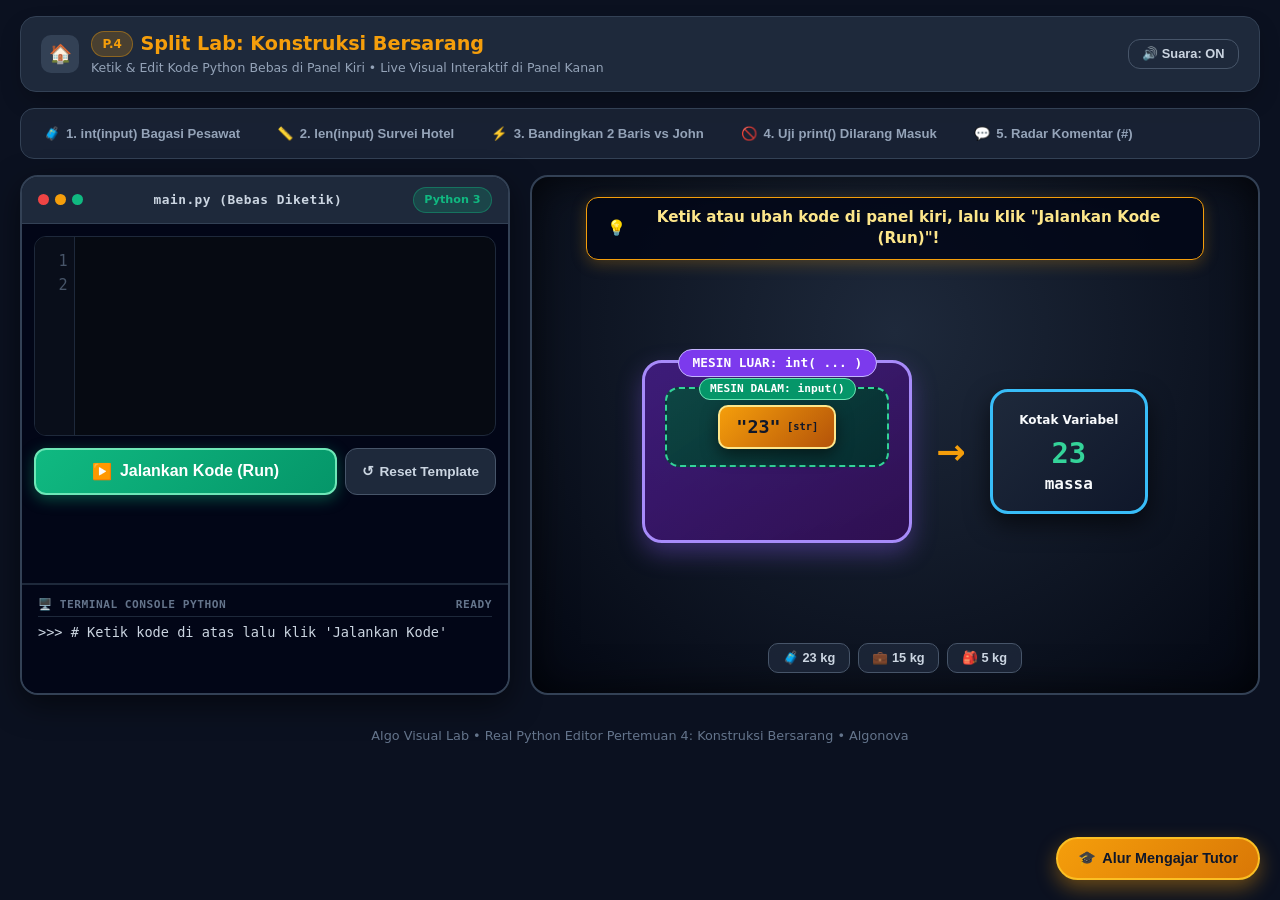
<file: pertemuan-04-konstruksi-bersarang/index.html>
<!DOCTYPE html>
<html lang="id">
<head>
  <meta charset="UTF-8">
  <meta name="viewport" content="width=device-width, initial-scale=1.0">
  <title>Pertemuan 4: Konstruksi Bersarang (Real Code Editor & Visual Lab) - Algo Visual Lab</title>

  <!-- Integrasi Shared Design System Algo Visual Lab -->
  <link rel="stylesheet" href="../shared/css/style.css">
  <script type="module" src="../shared/components/index.js"></script>

  <style>
    /* ==========================================================================
       SPLIT WORKBENCH DESIGN:
       PANEL KIRI: REAL PYTHON CODE EDITOR (<textarea> + AUTO LINE NUMBERS + TAB)
       PANEL KANAN: LIVE VISUAL PERAGA FISIK INTERAKTIF
       ========================================================================== */
    :root {
      --bg-main: #0b1120;
      --bg-card: #1e293b;
      --bg-card-hover: #334155;
      --bg-input: #020617;
      --border-color: #334155;
      --border-focus: #f59e0b;
      --text-primary: #f8fafc;
      --text-secondary: #94a3b8;
      --text-muted: #64748b;
      --accent-amber: #f59e0b;
      --accent-emerald: #10b981;
      --accent-sky: #0ea5e9;
      --accent-violet: #8b5cf6;
      --accent-rose: #f43f5e;
      --font-sans: system-ui, -apple-system, BlinkMacSystemFont, 'Segoe UI', Roboto, sans-serif;
      --font-mono: ui-monospace, SFMono-Regular, Menlo, Monaco, Consolas, monospace;
    }

    body {
      background-color: var(--bg-main);
      color: var(--text-primary);
      font-family: var(--font-sans);
      margin: 0;
      padding: 1rem 1.25rem 2rem;
      min-height: 100vh;
      line-height: 1.4;
      user-select: none;
    }

    .app-container {
      max-width: 1320px;
      margin: 0 auto;
      display: flex;
      flex-direction: column;
      gap: 1rem;
    }

    /* TOP BAR PRESET MATERI ALGONOVA */
    .preset-toolbar {
      display: flex;
      gap: 0.5rem;
      background: rgba(30, 41, 59, 0.7);
      padding: 0.5rem;
      border-radius: 14px;
      border: 1px solid var(--border-color);
      overflow-x: auto;
      scrollbar-width: thin;
    }

    .preset-pill {
      background: transparent;
      border: 1.5px solid transparent;
      color: var(--text-secondary);
      padding: 0.5rem 0.85rem;
      border-radius: 10px;
      font-weight: 800;
      font-size: 0.82rem;
      cursor: pointer;
      display: inline-flex;
      align-items: center;
      gap: 0.4rem;
      white-space: nowrap;
      transition: all 0.2s ease;
    }

    .preset-pill:hover {
      background: var(--bg-card-hover);
      color: var(--text-primary);
    }

    .preset-pill.active {
      background: linear-gradient(135deg, rgba(245, 158, 11, 0.2), rgba(217, 119, 6, 0.3));
      border-color: var(--accent-amber);
      color: #fbbf24;
      box-shadow: 0 0 15px rgba(245, 158, 11, 0.3);
    }

    /* SPLIT WORKBENCH LAYOUT (KIRI: 480px, KANAN: 1fr) */
    .split-workbench {
      display: grid;
      grid-template-columns: 490px 1fr;
      gap: 1.25rem;
      align-items: stretch;
    }

    @media (max-width: 1040px) {
      .split-workbench {
        grid-template-columns: 1fr;
      }
    }

    /* ==========================================================================
       PANEL KIRI: REAL PYTHON CODE EDITOR (<textarea>)
       ========================================================================== */
    .editor-card {
      background: #0f172a;
      border: 2px solid var(--border-color);
      border-radius: 18px;
      display: flex;
      flex-direction: column;
      overflow: hidden;
      box-shadow: 0 10px 30px rgba(0, 0, 0, 0.5);
    }

    .editor-top-bar {
      background: #1e293b;
      padding: 0.65rem 1rem;
      display: flex;
      justify-content: space-between;
      align-items: center;
      border-bottom: 1px solid var(--border-color);
    }

    .editor-window-dots {
      display: flex;
      gap: 6px;
    }
    .dot { width: 11px; height: 11px; border-radius: 50%; }
    .dot-red { background: #ef4444; }
    .dot-yellow { background: #f59e0b; }
    .dot-green { background: #10b981; }

    .editor-title {
      font-size: 0.8rem;
      font-weight: 800;
      color: #cbd5e1;
      font-family: var(--font-mono);
      letter-spacing: 0.5px;
    }

    /* Area Textarea Code Editor Real */
    .editor-workspace {
      background: #020617;
      padding: 0.75rem;
      flex: 1;
      display: flex;
      flex-direction: column;
      gap: 0.75rem;
    }

    .editor-container {
      position: relative;
      display: flex;
      background: #060a12;
      border: 1.5px solid #1e293b;
      border-radius: 12px;
      overflow: hidden;
      min-height: 200px;
      max-height: 260px;
    }
    .editor-container:focus-within {
      border-color: var(--accent-amber);
      box-shadow: 0 0 15px rgba(245, 158, 11, 0.2);
    }

    /* Nomor Baris Otomatis (Line Numbers Gutter) */
    .editor-gutter {
      width: 40px;
      background: #090e1a;
      border-right: 1px solid #1e293b;
      color: #475569;
      font-family: var(--font-mono);
      font-size: 0.95rem;
      line-height: 1.6;
      padding: 0.75rem 0.4rem;
      text-align: right;
      user-select: none;
      overflow: hidden;
      white-space: pre-wrap;
    }

    /* Textarea Interaktif Bebas Ketik */
    .editor-textarea {
      flex: 1;
      background: transparent;
      border: none;
      outline: none;
      color: #38bdf8;
      font-family: var(--font-mono);
      font-size: 0.95rem;
      font-weight: 700;
      line-height: 1.6;
      padding: 0.75rem 0.85rem;
      resize: none;
      white-space: pre;
      overflow-wrap: normal;
      overflow-x: auto;
      tab-size: 4;
      user-select: text;
    }

    /* Tombol Aksi Eksekusi */
    .editor-action-row {
      display: flex;
      gap: 0.5rem;
    }

    .btn-run-code {
      flex: 1;
      background: linear-gradient(135deg, #10b981, #059669);
      border: 2px solid #6ee7b7;
      color: white;
      border-radius: 12px;
      padding: 0.75rem;
      font-size: 1rem;
      font-weight: 900;
      cursor: pointer;
      display: flex;
      align-items: center;
      justify-content: center;
      gap: 0.5rem;
      box-shadow: 0 4px 15px rgba(16, 185, 129, 0.4);
      transition: all 0.2s ease;
    }
    .btn-run-code:hover {
      background: linear-gradient(135deg, #34d399, #10b981);
      transform: translateY(-2px);
    }
    .btn-run-code:active { transform: translateY(1px); }

    .btn-reset-code {
      background: #1e293b;
      border: 1.5px solid #475569;
      color: #cbd5e1;
      border-radius: 12px;
      padding: 0.75rem 1rem;
      font-weight: 800;
      font-size: 0.85rem;
      cursor: pointer;
      display: flex;
      align-items: center;
      gap: 0.35rem;
    }
    .btn-reset-code:hover {
      background: #334155;
      border-color: var(--accent-amber);
    }

    /* Terminal Konsol Python Mini */
    .terminal-console-box {
      background: #020617;
      border-top: 2px solid #1e293b;
      padding: 0.75rem 1rem;
      font-family: var(--font-mono);
      font-size: 0.85rem;
      min-height: 110px;
      max-height: 130px;
      overflow-y: auto;
      display: flex;
      flex-direction: column;
      gap: 0.35rem;
    }
    .console-header-line {
      display: flex;
      justify-content: space-between;
      color: #64748b;
      font-size: 0.7rem;
      font-weight: 800;
      text-transform: uppercase;
      letter-spacing: 0.5px;
      border-bottom: 1px solid #1e293b;
      padding-bottom: 0.25rem;
    }
    .console-input-row {
      display: flex;
      align-items: center;
      gap: 0.5rem;
      margin-top: 0.25rem;
    }
    .inline-terminal-input {
      background: #090e1a;
      border: 1.5px solid #38bdf8;
      border-radius: 6px;
      color: #fde68a;
      font-family: var(--font-mono);
      font-size: 0.85rem;
      font-weight: 800;
      padding: 0.2rem 0.5rem;
      outline: none;
      width: 140px;
    }
    .btn-send-input {
      background: #0284c7;
      border: none;
      color: white;
      font-size: 0.75rem;
      font-weight: 800;
      padding: 0.25rem 0.6rem;
      border-radius: 6px;
      cursor: pointer;
    }

    /* ==========================================================================
       PANEL KANAN: LIVE VISUAL KANVAS LAB
       ========================================================================== */
    .visual-panel-card {
      background: radial-gradient(circle at 50% 30%, #1e293b 0%, #030712 100%);
      border: 2px solid #334155;
      border-radius: 18px;
      padding: 1.25rem;
      display: flex;
      flex-direction: column;
      justify-content: space-between;
      align-items: center;
      position: relative;
      overflow: hidden;
      min-height: 520px;
      box-shadow: inset 0 0 40px rgba(0, 0, 0, 0.7);
    }

    .visual-status-banner {
      background: rgba(2, 6, 23, 0.85);
      border: 1.5px solid var(--accent-amber);
      border-radius: 12px;
      padding: 0.6rem 1.25rem;
      font-size: 0.95rem;
      font-weight: 800;
      color: #fde68a;
      display: flex;
      align-items: center;
      gap: 0.5rem;
      z-index: 5;
      box-shadow: 0 4px 15px rgba(245, 158, 11, 0.25);
      text-align: center;
      max-width: 90%;
    }

    .visual-dynamic-canvas {
      width: 100%;
      flex: 1;
      display: flex;
      align-items: center;
      justify-content: center;
      z-index: 4;
      margin: 1rem 0;
    }

    /* 1. VISUAL: PABRIK int(input) */
    .factory-scene {
      display: flex;
      align-items: center;
      justify-content: center;
      gap: 1.5rem;
      width: 100%;
      flex-wrap: wrap;
    }

    .machine-outer-box {
      position: relative;
      background: linear-gradient(145deg, rgba(76, 29, 149, 0.75), rgba(49, 14, 84, 0.9));
      border: 3px solid #a78bfa;
      border-radius: 20px;
      padding: 1.5rem 1.25rem 1rem;
      display: flex;
      flex-direction: column;
      align-items: center;
      gap: 0.85rem;
      min-width: 270px;
      box-shadow: 0 10px 25px rgba(139, 92, 246, 0.35);
      transition: all 0.35s;
    }
    .machine-outer-box.active-glow {
      border-color: #fbbf24;
      box-shadow: 0 0 35px rgba(245, 158, 11, 0.55);
      transform: scale(1.03);
    }
    .badge-outer-title {
      position: absolute;
      top: -14px;
      background: #7c3aed;
      color: white;
      font-family: var(--font-mono);
      font-weight: 900;
      font-size: 0.8rem;
      padding: 0.25rem 0.85rem;
      border-radius: 9999px;
      border: 1.5px solid #c4b5fd;
    }

    .machine-inner-box {
      position: relative;
      background: linear-gradient(145deg, rgba(6, 78, 59, 0.85), rgba(4, 47, 46, 0.95));
      border: 2px dashed #34d399;
      border-radius: 14px;
      padding: 1rem;
      display: flex;
      flex-direction: column;
      align-items: center;
      gap: 0.5rem;
      width: 100%;
      box-sizing: border-box;
      transition: all 0.3s;
    }
    .machine-inner-box.active-glow {
      border-color: #fbbf24;
      box-shadow: 0 0 25px rgba(52, 211, 153, 0.5);
    }
    .badge-inner-title {
      position: absolute;
      top: -11px;
      background: #059669;
      color: white;
      font-family: var(--font-mono);
      font-weight: 800;
      font-size: 0.7rem;
      padding: 0.15rem 0.65rem;
      border-radius: 9999px;
      border: 1px solid #6ee7b7;
    }

    .parcel-orb {
      font-family: var(--font-mono);
      font-weight: 900;
      font-size: 1.15rem;
      padding: 0.45rem 1rem;
      border-radius: 10px;
      display: inline-flex;
      align-items: center;
      gap: 0.4rem;
      box-shadow: 0 6px 16px rgba(0, 0, 0, 0.5);
      transition: all 0.4s cubic-bezier(0.34, 1.56, 0.64, 1);
    }
    .parcel-str {
      background: linear-gradient(135deg, #f59e0b, #b45309);
      border: 2px solid #fde68a;
      color: #0f172a;
    }
    .parcel-int {
      background: linear-gradient(135deg, #10b981, #047857);
      border: 2px solid #6ee7b7;
      color: white;
    }

    .result-variable-box {
      background: linear-gradient(135deg, #1e293b, #0f172a);
      border: 3px solid #38bdf8;
      border-radius: 18px;
      padding: 1rem;
      min-width: 130px;
      height: 125px;
      display: flex;
      flex-direction: column;
      align-items: center;
      justify-content: space-between;
      box-shadow: 0 10px 25px rgba(0, 0, 0, 0.6);
      transition: all 0.3s;
    }
    .result-variable-box.box-land {
      border-color: #34d399;
      box-shadow: 0 0 30px rgba(52, 211, 153, 0.6);
      transform: scale(1.08);
    }

    /* 2. VISUAL: METERAN PITA len() */
    .meter-scene {
      display: flex;
      flex-direction: column;
      align-items: center;
      gap: 1.25rem;
      width: 100%;
      max-width: 440px;
    }
    .meter-tape-body {
      background: #1e293b;
      border: 3px solid #10b981;
      border-radius: 16px;
      padding: 1.25rem 1.75rem;
      width: 100%;
      box-sizing: border-box;
      display: flex;
      justify-content: space-between;
      align-items: center;
      box-shadow: 0 10px 25px rgba(16, 185, 129, 0.25);
    }

    /* 3. VISUAL: PERBANDINGAN 2 BARIS VS 1 BARIS JOHN */
    .compare-scene {
      display: flex;
      flex-direction: column;
      align-items: center;
      gap: 1.25rem;
      width: 100%;
      max-width: 460px;
    }

    /* 4. VISUAL: GERBANG ALARM print() ERROR */
    .gate-scene {
      display: flex;
      flex-direction: column;
      align-items: center;
      gap: 1rem;
      width: 100%;
      max-width: 440px;
    }

    /* 5. VISUAL: RADAR KOMENTAR (#) */
    .radar-scene {
      display: flex;
      flex-direction: column;
      align-items: center;
      gap: 1rem;
      width: 100%;
      max-width: 440px;
      position: relative;
    }
    .laser-beam-line {
      position: absolute;
      left: 0;
      right: 0;
      height: 4px;
      background: linear-gradient(90deg, transparent, #38bdf8, #f59e0b, transparent);
      box-shadow: 0 0 15px #38bdf8;
      top: 0;
      opacity: 0;
      transition: top 0.4s ease, opacity 0.2s;
      pointer-events: none;
    }

    /* Quick Chips di Bawah Visual */
    .quick-chips-row {
      display: flex;
      gap: 0.5rem;
      flex-wrap: wrap;
      justify-content: center;
      z-index: 5;
    }
    .chip-btn {
      background: rgba(30, 41, 59, 0.8);
      border: 1.5px solid #475569;
      color: #cbd5e1;
      border-radius: 10px;
      padding: 0.4rem 0.85rem;
      font-size: 0.8rem;
      font-weight: 800;
      cursor: pointer;
      transition: all 0.2s;
    }
    .chip-btn:hover {
      border-color: var(--accent-amber);
      color: white;
      transform: translateY(-2px);
    }

    /* DRAWER ALUR MENGAJAR TUTOR */
    .tutor-drawer-toggle {
      position: fixed;
      bottom: 20px;
      right: 20px;
      background: linear-gradient(135deg, #f59e0b, #d97706);
      color: #0f172a;
      border: 2px solid #fbbf24;
      border-radius: 9999px;
      padding: 0.7rem 1.25rem;
      font-weight: 900;
      font-size: 0.9rem;
      cursor: pointer;
      box-shadow: 0 8px 20px rgba(245, 158, 11, 0.4);
      z-index: 1000;
      display: flex;
      align-items: center;
      gap: 0.4rem;
      transition: all 0.2s ease;
    }
    .tutor-drawer-toggle:hover { transform: scale(1.05); }

    .tutor-drawer-panel {
      position: fixed;
      bottom: 75px;
      right: 20px;
      width: 440px;
      max-width: calc(100vw - 40px);
      max-height: 500px;
      background: #0f172a;
      border: 2px solid var(--accent-amber);
      border-radius: 18px;
      padding: 1.25rem;
      box-shadow: 0 20px 40px rgba(0, 0, 0, 0.85);
      z-index: 999;
      display: none;
      flex-direction: column;
      gap: 0.85rem;
      overflow-y: auto;
    }
    .tutor-drawer-panel.open {
      display: flex;
      animation: popUp 0.2s ease-out;
    }
    @keyframes popUp {
      from { opacity: 0; transform: translateY(10px); }
      to { opacity: 1; transform: translateY(0); }
    }
  </style>
</head>
<body>

  <div class="app-container">

    <!-- Header Lab Interaktif -->
    <header class="card" style="padding: 0.85rem 1.25rem; display: flex; flex-wrap: wrap; justify-content: space-between; align-items: center; gap: 0.75rem;">
      <div style="display: flex; align-items: center; gap: 0.75rem;">
        <a href="../index.html" title="Kembali ke Dashboard" style="
          display: flex;
          align-items: center;
          justify-content: center;
          width: 38px;
          height: 38px;
          background: #334155;
          color: #f8fafc;
          border-radius: 10px;
          text-decoration: none;
          font-size: 1.15rem;
        ">🏠</a>
        <div>
          <h1 style="font-size: 1.2rem; font-weight: 900; color: #f59e0b; display: flex; align-items: center; gap: 0.45rem; margin: 0;">
            <span class="badge badge-amber" style="font-size: 0.75rem;">P.4</span>
            Split Lab: Konstruksi Bersarang
          </h1>
          <p style="font-size: 0.78rem; color: #94a3b8; margin: 2px 0 0;">
            Ketik & Edit Kode Python Bebas di Panel Kiri &bull; Live Visual Interaktif di Panel Kanan
          </p>
        </div>
      </div>
      
      <div style="display: flex; align-items: center; gap: 0.5rem;">
        <button id="btn-sound-toggle" class="btn-reset-code" style="padding: 0.4rem 0.85rem; font-size: 0.8rem;">
          🔊 Suara: ON
        </button>
      </div>
    </header>

    <!-- TOOLBAR PILIHAN TOPIK / TEMPLATE SINTAKS -->
    <div class="preset-toolbar">
      <button class="preset-pill active" onclick="loadTemplateToEditor('bagasi')">
        <span>🧳</span> 1. int(input) Bagasi Pesawat
      </button>
      <button class="preset-pill" onclick="loadTemplateToEditor('survei')">
        <span>📏</span> 2. len(input) Survei Hotel
      </button>
      <button class="preset-pill" onclick="loadTemplateToEditor('compare')">
        <span>⚡</span> 3. Bandingkan 2 Baris vs John
      </button>
      <button class="preset-pill" onclick="loadTemplateToEditor('printerror')">
        <span>🚫</span> 4. Uji print() Dilarang Masuk
      </button>
      <button class="preset-pill" onclick="loadTemplateToEditor('komentar')">
        <span>💬</span> 5. Radar Komentar (#)
      </button>
    </div>

    <!-- ===================================================================
         SPLIT WORKBENCH: KIRI (REAL EDITOR) | KANAN (LIVE VISUAL)
         =================================================================== -->
    <div class="split-workbench">

      <!-- ==================== PANEL KIRI: REAL PYTHON CODE EDITOR ==================== -->
      <div class="editor-card">
        
        <div class="editor-top-bar">
          <div class="editor-window-dots">
            <span class="dot dot-red"></span>
            <span class="dot dot-yellow"></span>
            <span class="dot dot-green"></span>
          </div>
          <span class="editor-title" id="editor-file-title">main.py (Bebas Diketik)</span>
          <span class="badge badge-emerald" style="font-size: 0.7rem;">Python 3</span>
        </div>

        <div class="editor-workspace">
          
          <!-- REAL CODE EDITOR DENGAN LINE NUMBERS OTOMATIS -->
          <div class="editor-container">
            <div class="editor-gutter" id="editor-gutter">1
2</div>
            <textarea class="editor-textarea" id="code-editor" spellcheck="false" autocomplete="off" autocorrect="off" autocapitalize="off"></textarea>
          </div>

          <!-- Tombol Eksekusi -->
          <div class="editor-action-row">
            <button class="btn-run-code" id="btn-run-code" onclick="runPythonEditorCode()">
              <span>▶️</span> Jalankan Kode (Run)
            </button>
            <button class="btn-reset-code" onclick="resetEditorCode()">
              <span>↺</span> Reset Template
            </button>
          </div>

        </div>

        <!-- Terminal Konsol Python Mini -->
        <div class="terminal-console-box">
          <div class="console-header-line">
            <span>🖥️ Terminal Console Python</span>
            <span id="terminal-status-tag">Ready</span>
          </div>
          <div id="terminal-output-body" style="color: #cbd5e1;">
            >>> # Ketik kode di atas lalu klik 'Jalankan Kode'
          </div>
          <div id="terminal-input-prompt-row" class="console-input-row" style="display: none;">
            <span style="color: #38bdf8;" id="terminal-prompt-text">Input:</span>
            <input type="text" id="terminal-interactive-input" class="inline-terminal-input" value="23">
            <button class="btn-send-input" onclick="submitTerminalInput()">Kirim ⏎</button>
          </div>
        </div>

      </div>

      <!-- ==================== PANEL KANAN: LIVE VISUAL ==================== -->
      <div class="visual-panel-card">
        
        <div class="visual-status-banner" id="visual-status-banner">
          <span>💡</span>
          <span id="visual-status-text">
            Ketik atau ubah kode di panel kiri, lalu klik <b>"Jalankan Kode (Run)"</b>!
          </span>
        </div>

        <!-- Kanvas Visual Dinamis Berdasarkan Hasil Parsing Kode -->
        <div class="visual-dynamic-canvas" id="canvas-area">
          
          <!-- Default View: Pabrik int(input) -->
          <div class="factory-scene" id="scene-factory">
            <div class="machine-outer-box" id="pabrik-outer">
              <span class="badge-outer-title">MESIN LUAR: int( ... )</span>
              
              <div class="machine-inner-box" id="pabrik-inner">
                <span class="badge-inner-title">MESIN DALAM: input()</span>
                <div id="slot-inner-orb" style="min-height: 44px; display: flex; align-items: center;">
                  <div class="parcel-orb parcel-str" id="orb-string-val">
                    <span>"23"</span> <span style="font-size:0.65rem;">[str]</span>
                  </div>
                </div>
              </div>

              <div id="slot-outer-orb" style="min-height: 44px; display: flex; align-items: center;">
                <div class="parcel-orb parcel-int" id="orb-int-val" style="display: none;">
                  <span>23</span> <span style="font-size:0.65rem;">[int]</span>
                </div>
              </div>
            </div>

            <div style="font-size: 2.2rem; color: var(--accent-amber); font-weight: 900;">
              &rarr;
            </div>

            <div class="result-variable-box" id="pabrik-storage-box">
              <span class="badge badge-sky" style="font-size: 0.75rem;">Kotak Variabel</span>
              <div id="label-box-number" style="font-family: var(--font-mono); font-size: 1.8rem; font-weight: 900; color: #34d399;">
                23
              </div>
              <span style="font-family: var(--font-mono); font-weight: 800; color: #f8fafc;" id="label-var-name">massa</span>
            </div>
          </div>

        </div>

        <!-- Quick Chips Cepat Sekali Klik -->
        <div class="quick-chips-row" id="chips-container">
          <button class="chip-btn" onclick="quickInsertInput('23')">🧳 23 kg</button>
          <button class="chip-btn" onclick="quickInsertInput('15')">💼 15 kg</button>
          <button class="chip-btn" onclick="quickInsertInput('5')">🎒 5 kg</button>
        </div>

      </div>

    </div>

    <!-- FLOATING DRAWER: ALUR MENGAJAR TUTOR -->
    <button class="tutor-drawer-toggle" onclick="toggleTutorDrawer()">
      <span>🎓</span> Alur Mengajar Tutor
    </button>

    <div class="tutor-drawer-panel" id="tutor-drawer">
      <div style="display: flex; justify-content: space-between; align-items: center; border-bottom: 1px solid #334155; padding-bottom: 0.5rem;">
        <b style="color: var(--accent-amber); font-size: 0.95rem;">🎓 PANDUAN MENGAJAR TUTOR (ADHD):</b>
        <button onclick="toggleTutorDrawer()" style="background: transparent; border: none; color: #94a3b8; font-size: 1.2rem; cursor: pointer;">✕</button>
      </div>

      <div style="font-size: 0.82rem; color: #cbd5e1; display: flex; flex-direction: column; gap: 0.75rem; line-height: 1.5;">
        
        <div style="background: rgba(30, 41, 59, 0.6); padding: 0.65rem 0.85rem; border-radius: 10px; border-left: 3px solid #f59e0b;">
          <b style="color: #fbbf24;">1. int(input) Bagasi:</b><br>
          <i>Suruh anak ketik:</i> Ubah nama variabel <code>massa</code> jadi <code>berat</code> di editor, lalu klik Run. Tunjukkan kotak di kanan berubah namanya!
        </div>

        <div style="background: rgba(30, 41, 59, 0.6); padding: 0.65rem 0.85rem; border-radius: 10px; border-left: 3px solid #38bdf8;">
          <b style="color: #7dd3fc;">2. len(input) Survei:</b><br>
          <i>Suruh anak ketik:</i> Tulis kalimat apa saja di terminal masukan, meteran di kanan langsung mengukur panjang hurufnya!
        </div>

        <div style="background: rgba(30, 41, 59, 0.6); padding: 0.65rem 0.85rem; border-radius: 10px; border-left: 3px solid #10b981;">
          <b style="color: #34d399;">3. Bandingkan 2 Baris vs John:</b><br>
          <i>Ajak anak:</i> "Lihat bedanya: Cara lama harus bolak-balik buka kotak 2 kali. Cara John 1 baris bersarang langsung meluncur kilat!"
        </div>

        <div style="background: rgba(30, 41, 59, 0.6); padding: 0.65rem 0.85rem; border-radius: 10px; border-left: 3px solid #f43f5e;">
          <b style="color: #fda4af;">4. Uji print() Error:</b><br>
          <i>Tantang anak:</i> Ketik <code>hasil = int(print('Halo'))</code> di editor, klik Run! Tunjukkan alarm merah berbunyi karena print() menghasilkan None!
        </div>

        <div style="background: rgba(30, 41, 59, 0.6); padding: 0.65rem 0.85rem; border-radius: 10px; border-left: 3px solid #a78bfa;">
          <b style="color: #c4b5fd;">5. Radar Komentar (#):</b><br>
          <i>Ajak anak:</i> Ketik tanda <code>#</code> di baris mana saja, tonton laser radar melewatinya!
        </div>

        <hr style="border-color: #334155;">

        <div style="font-size: 0.8rem; color: #fde68a;">
          <b>Kunci Task Platform (learn.alg.academy):</b><br>
          - <b>Bagasi:</b> <code>massa1 = int(input())</code><br>
          - <b>Makan Malam:</b> <code>harga = int(input()); hari = int(input())</code><br>
          - <b>Survei:</b> <code>l1 = len(input())</code>
        </div>

      </div>
    </div>

    <!-- Footer -->
    <footer style="text-align: center; padding: 1rem 0; font-size: 0.8rem; color: #64748b;">
      Algo Visual Lab &bull; Real Python Editor Pertemuan 4: Konstruksi Bersarang &bull; Algonova
    </footer>

  </div>

  <!-- SCRIPT LOGIKA REAL CODE EDITOR, SYNTAX PARSER & WEB AUDIO -->
  <script>
    /* ==========================================================================
       AUDIO SYNTHESIZER
       ========================================================================== */
    class SplitLabAudio {
      constructor() {
        this.ctx = null;
        this.enabled = true;
      }
      init() {
        if (!this.ctx) {
          const AudioContext = window.AudioContext || window.webkitAudioContext;
          if (AudioContext) this.ctx = new AudioContext();
        }
        if (this.ctx && this.ctx.state === 'suspended') this.ctx.resume();
      }
      toggle() {
        this.enabled = !this.enabled;
        return this.enabled;
      }
      playTone(freq, type = 'sine', duration = 0.08, volume = 0.12) {
        if (!this.enabled) return;
        try {
          this.init();
          if (!this.ctx) return;
          const osc = this.ctx.createOscillator();
          const gain = this.ctx.createGain();
          osc.type = type;
          osc.frequency.setValueAtTime(freq, this.ctx.currentTime);
          gain.gain.setValueAtTime(volume, this.ctx.currentTime);
          gain.gain.exponentialRampToValueAtTime(0.0001, this.ctx.currentTime + duration);
          osc.connect(gain);
          gain.connect(this.ctx.destination);
          osc.start();
          osc.stop(this.ctx.currentTime + duration);
        } catch (e) {}
      }
      playRunStart() {
        this.playTone(440, 'sine', 0.05, 0.1);
        setTimeout(() => this.playTone(660, 'sine', 0.07, 0.14), 50);
      }
      playConvert() {
        this.playTone(700, 'sawtooth', 0.08, 0.12);
        setTimeout(() => this.playTone(950, 'triangle', 0.12, 0.16), 60);
      }
      playSuccess() {
        [523.25, 659.25, 783.99, 1046.5].forEach((f, i) => {
          setTimeout(() => this.playTone(f, 'triangle', 0.1, 0.16), i * 60);
        });
      }
      playError() {
        this.playTone(200, 'sawtooth', 0.22, 0.18);
        setTimeout(() => this.playTone(140, 'sawtooth', 0.25, 0.18), 80);
      }
      playLaser() {
        this.playTone(850, 'sine', 0.04, 0.1);
      }
    }

    const sound = new SplitLabAudio();

    document.getElementById('btn-sound-toggle')?.addEventListener('click', function() {
      const state = sound.toggle();
      this.textContent = state ? '🔊 Suara: ON' : '🔇 Suara: OFF';
    });

    function toggleTutorDrawer() {
      document.getElementById('tutor-drawer')?.classList.toggle('open');
      sound.playTone(450, 'sine', 0.05, 0.1);
    }

    /* ==========================================================================
       REAL CODE EDITOR ENGINE (<textarea> DENGAN SINKRONISASI LINE NUMBERS & TAB)
       ========================================================================== */
    const codeEditor = document.getElementById('code-editor');
    const editorGutter = document.getElementById('editor-gutter');

    function updateLineNumbers() {
      const lines = codeEditor.value.split('\n');
      editorGutter.textContent = lines.map((_, i) => i + 1).join('\n');
    }

    codeEditor.addEventListener('input', updateLineNumbers);

    // Sinkronisasi Scroll antara Textarea dan Gutter Nomor Baris
    codeEditor.addEventListener('scroll', () => {
      editorGutter.scrollTop = codeEditor.scrollTop;
    });

    // Dukungan Tombol TAB di dalam Textarea (Indentation 4 spasi)
    codeEditor.addEventListener('keydown', (e) => {
      if (e.key === 'Tab') {
        e.preventDefault();
        const start = codeEditor.selectionStart;
        const end = codeEditor.selectionEnd;
        codeEditor.value = codeEditor.value.substring(0, start) + '    ' + codeEditor.value.substring(end);
        codeEditor.selectionStart = codeEditor.selectionEnd = start + 4;
        updateLineNumbers();
      } else if (e.key === 'Enter' && (e.ctrlKey || e.metaKey)) {
        e.preventDefault();
        runPythonEditorCode();
      }
    });

    /* ==========================================================================
       DATA TEMPLATE PRESET TOPIK ALGONOVA
       ========================================================================== */
    const TEMPLATES = {
      bagasi: {
        title: 'bagasi.py',
        code: `massa = int(input('Berat bagasi (kg): '))\nprint('Tersimpan di kotak massa:', massa)`,
        chips: [
          { label: '🧳 23 kg', val: '23' },
          { label: '💼 15 kg', val: '15' },
          { label: '🎒 5 kg', val: '5' }
        ],
        hint: 'Ketik atau ubah kode di kiri secara bebas, lalu klik Jalankan Kode (Run)!'
      },
      survei: {
        title: 'survei_hotel.py',
        code: `panjang = len(input('Ulasan hotel: '))\nprint('Panjang ulasan:', panjang)`,
        chips: [
          { label: '✨ Kamar bersih', val: 'Kamar sangat bersih' },
          { label: '🍔 Makanan enak!', val: 'Makanan enak!' },
          { label: '🏊 Kolam sejuk', val: 'Kolam renang sejuk' }
        ],
        hint: 'Fungsi len() akan langsung mengukur panjang string hasil input()'
      },
      compare: {
        title: 'bandingkan_john.py',
        code: `# Cara 1 Baris John (Bersarang):\nmassa = int(input('Berat: '))\n\n# Cara Lama (2 Baris):\n# massa = input('Berat: ')\n# massa = int(massa)`,
        chips: [
          { label: '⚡ Jalankan 1 Baris John', val: 'john' },
          { label: '🐢 Jalankan 2 Baris Lama', val: 'slow' }
        ],
        hint: 'Bandingkan efisiensi kode 1 baris John vs cara lama 2 baris!'
      },
      printerror: {
        title: 'uji_print_error.py',
        code: `# Eksperimen: Apa yang terjadi jika print() disarangkan?\nhasil = int(print('Halo'))`,
        chips: [
          { label: '⛔ Uji print() (Error)', val: 'print' },
          { label: '✅ Uji input() (Valid)', val: 'input' }
        ],
        hint: 'Klik Run untuk membuktikan mengapa print() tidak bisa disarangkan!'
      },
      komentar: {
        title: 'diskon_radar.py',
        code: `harga = int(input('Harga tur: '))\n# Catatan: Diskon 5% liburan akhir pekan\ncashback = harga * 0.05\nprint('Cashback:', cashback)`,
        chips: [
          { label: '🏷️ 500.000', val: '500000' },
          { label: '🏷️ 1.000.000', val: '1000000' }
        ],
        hint: 'Perhatikan radar laser melewati baris bertanda # tanpa mengeksekusinya!'
      }
    };

    let activeTopic = 'bagasi';

    function loadTemplateToEditor(topicKey) {
      activeTopic = topicKey;

      document.querySelectorAll('.preset-pill').forEach(p => p.classList.remove('active'));
      event?.currentTarget?.classList.add('active');

      const data = TEMPLATES[topicKey];
      document.getElementById('editor-file-title').textContent = data.title + ' (Bebas Diketik)';
      codeEditor.value = data.code;
      updateLineNumbers();

      document.getElementById('visual-status-text').textContent = data.hint;

      // Update Chips
      const chipsRow = document.getElementById('chips-container');
      chipsRow.innerHTML = data.chips.map(c => `
        <button class="chip-btn" onclick="quickInsertInput('${c.val}')">${c.label}</button>
      `).join('');

      renderInitialCanvas(topicKey);
      sound.playTone(480, 'sine', 0.04, 0.08);
    }

    function resetEditorCode() {
      loadTemplateToEditor(activeTopic);
    }

    function quickInsertInput(val) {
      if (activeTopic === 'compare') {
        if (val === 'slow') {
          codeEditor.value = `# Cara Lama (2 Baris):\nmassa = input('Berat: ')\nmassa = int(massa)`;
        } else {
          codeEditor.value = `# Cara 1 Baris John:\nmassa = int(input('Berat: '))`;
        }
        updateLineNumbers();
        runPythonEditorCode();
        return;
      }
      if (activeTopic === 'printerror') {
        if (val === 'print') {
          codeEditor.value = `# Eksperimen: Apa yang terjadi jika print() disarangkan?\nhasil = int(print('Halo'))`;
        } else {
          codeEditor.value = `# Eksperimen: input() valid\nhasil = int(input('100'))`;
        }
        updateLineNumbers();
        runPythonEditorCode();
        return;
      }

      // Isi input interaktif terminal
      const tInput = document.getElementById('terminal-interactive-input');
      if (tInput) tInput.value = val;
      submitTerminalInput();
    }

    function renderInitialCanvas(topicKey) {
      const canvas = document.getElementById('canvas-area');

      if (topicKey === 'bagasi') {
        canvas.innerHTML = `
          <div class="factory-scene">
            <div class="machine-outer-box" id="pabrik-outer">
              <span class="badge-outer-title">MESIN LUAR: int( ... )</span>
              <div class="machine-inner-box" id="pabrik-inner">
                <span class="badge-inner-title">MESIN DALAM: input()</span>
                <div id="slot-inner-orb" style="min-height: 44px; display: flex; align-items: center;">
                  <div class="parcel-orb parcel-str" id="orb-string-val">
                    <span>"23"</span> <span style="font-size:0.65rem;">[str]</span>
                  </div>
                </div>
              </div>
              <div id="slot-outer-orb" style="min-height: 44px; display: flex; align-items: center;">
                <div class="parcel-orb parcel-int" id="orb-int-val" style="display: none;">
                  <span>23</span> <span style="font-size:0.65rem;">[int]</span>
                </div>
              </div>
            </div>
            <div style="font-size:2.2rem; color:var(--accent-amber); font-weight:900;">&rarr;</div>
            <div class="result-variable-box" id="pabrik-storage-box">
              <span class="badge badge-sky" style="font-size:0.75rem;">Kotak Variabel</span>
              <div id="label-box-number" style="font-family:var(--font-mono); font-size:1.8rem; font-weight:900; color:#34d399;">23</div>
              <span style="font-family:var(--font-mono); font-weight:800; color:#f8fafc;" id="label-var-name">massa</span>
            </div>
          </div>
        `;
      } else if (topicKey === 'survei') {
        canvas.innerHTML = `
          <div class="meter-scene">
            <div style="background:rgba(2, 6, 23, 0.8); border:2px solid #334155; border-radius:14px; padding:1rem 1.5rem; width:100%; box-sizing:border-box; text-align:center;">
              <div style="font-size:0.75rem; color:#94a3b8; font-weight:800; margin-bottom:0.25rem;">TEKS MASUKAN input():</div>
              <div style="font-family:var(--font-mono); font-size:1.25rem; font-weight:900; color:#fde68a;" id="txt-meter-preview">"Kamar sangat bersih"</div>
            </div>
            <div class="meter-tape-body">
              <span style="font-size:0.85rem; font-weight:800; color:#cbd5e1;">Pita Meteran len():</span>
              <div style="font-family:var(--font-mono); font-size:2.2rem; font-weight:900; color:#34d399;" id="txt-meter-count">19 Huruf</div>
            </div>
          </div>
        `;
      } else if (topicKey === 'compare') {
        canvas.innerHTML = `
          <div class="compare-scene">
            <div id="compare-box-anim" style="width:100%; background:#1e293b; border:2.5px solid #38bdf8; border-radius:18px; padding:1.25rem; text-align:center; min-height:120px; display:flex; flex-direction:column; justify-content:center; align-items:center; gap:0.5rem;">
              <span class="badge badge-sky" id="compare-badge-mode">Kotak massa</span>
              <div id="compare-val-display" style="font-family:var(--font-mono); font-size:1.8rem; font-weight:900; color:#34d399;">50</div>
              <span id="compare-desc-text" style="font-size:0.8rem; color:#94a3b8;">Ubah kode di editor dan klik Run!</span>
            </div>
          </div>
        `;
      } else if (topicKey === 'printerror') {
        canvas.innerHTML = `
          <div class="gate-scene">
            <div id="gate-robot-shield" style="background:#7c3aed; border:3px solid #c4b5fd; border-radius:18px; padding:1.25rem 2rem; font-family:var(--font-mono); font-size:1.4rem; font-weight:900; color:white; text-align:center;">
              int( <span id="gate-slot-text" style="color:#fbbf24;">print('Halo')</span> )
            </div>
            <div id="gate-alarm-box" style="padding:1rem 1.25rem; border-radius:12px; font-weight:800; font-size:0.95rem; text-align:center; width:100%; box-sizing:border-box; background:rgba(244, 63, 94, 0.15); border:2px solid #f43f5e; color:#fda4af;">
              ⛔ ALARM: print() menghasilkan None! Tidak bisa di-int()!
            </div>
          </div>
        `;
      } else if (topicKey === 'komentar') {
        canvas.innerHTML = `
          <div class="radar-scene" id="radar-box-scene">
            <div class="laser-beam-line" id="laser-beam"></div>
            <div style="background:#020617; border:2px solid #334155; border-radius:14px; padding:1.25rem; width:100%; box-sizing:border-box; font-family:var(--font-mono); font-size:1.05rem; line-height:2.2;">
              <div id="rad-line-1"><span style="color:#38bdf8;">harga</span> = <span style="color:#a78bfa;">int</span>(input())</div>
              <div id="rad-line-2" style="color:#10b981; font-weight:800;"># Diskon spesial akhir pekan 5%</div>
              <div id="rad-line-3"><span style="color:#a78bfa;">print</span>('Cashback', cashback)</div>
            </div>
          </div>
        `;
      }
    }

    /* ==========================================================================
       MINI PYTHON SYNTAX PARSER & RUNNER
       Membaca teks bebas apa pun yang diketik di editor dan menjalankan animasinya!
       ========================================================================== */
    let pendingRunState = null;

    function runPythonEditorCode() {
      const rawCode = codeEditor.value;
      const consoleOut = document.getElementById('terminal-output-body');
      const promptRow = document.getElementById('terminal-input-prompt-row');
      const promptText = document.getElementById('terminal-prompt-text');
      const statusTag = document.getElementById('terminal-status-tag');
      const statusBanner = document.getElementById('visual-status-text');

      sound.playRunStart();
      promptRow.style.display = 'none';
      statusTag.textContent = 'Running...';
      statusTag.className = 'badge badge-amber';

      // 1. Deteksi Error: int(print(...)) atau len(print(...))
      if (/int\s*\(\s*print\s*\(/.test(rawCode) || /len\s*\(\s*print\s*\(/.test(rawCode)) {
        renderInitialCanvas('printerror');
        const gateSlot = document.getElementById('gate-slot-text');
        const alarmBox = document.getElementById('gate-alarm-box');
        if (gateSlot) gateSlot.textContent = "print(...)";
        if (alarmBox) {
          alarmBox.style.background = 'rgba(244, 63, 94, 0.15)';
          alarmBox.style.borderColor = '#f43f5e';
          alarmBox.style.color = '#fda4af';
          alarmBox.innerHTML = `⛔ <b>TypeError:</b> print() menghasilkan None! Tidak bisa disarangkan!`;
        }
        statusBanner.innerHTML = `❌ <b>ERROR DITEMUKAN:</b> Fungsi print() tidak menghasilkan nilai return!`;
        consoleOut.innerHTML = `<span style="color:#f43f5e; font-weight:800;">TypeError: int() argument must be a string, a bytes-like object or a real number, not 'NoneType'</span>`;
        statusTag.textContent = 'Error';
        statusTag.className = 'badge badge-rose';
        sound.playError();
        return;
      }

      // 2. Deteksi Alur 2 Baris vs 1 Baris (Cara Lama vs John)
      if (rawCode.includes('input(') && rawCode.includes('int(') && !rawCode.includes('int(input(')) {
        renderInitialCanvas('compare');
        runCompareModeAnimation('slow');
        return;
      }

      // 3. Deteksi Konstruksi Bersarang: int(input(...))
      const matchIntInput = rawCode.match(/([a-zA-Z0-9_]+)\s*=\s*int\s*\(\s*input\s*\((.*?)\)\s*\)/);
      if (matchIntInput) {
        renderInitialCanvas('bagasi');
        const varName = matchIntInput[1];
        const promptLabel = matchIntInput[2].replace(/['"]/g, '').trim() || 'Input:';

        // Tampilkan prompt input interaktif di terminal konsol!
        promptText.textContent = promptLabel;
        promptRow.style.display = 'flex';
        consoleOut.innerHTML = `>>> Menunggu masukan: <b>${promptLabel}</b>`;
        statusBanner.innerHTML = `⌨️ Ketik nilai di terminal bawah lalu klik <b>Kirim ⏎</b> (atau pakai chips di kanan)!`;

        pendingRunState = {
          type: 'int_input',
          varName: varName,
          prompt: promptLabel
        };
        return;
      }

      // 4. Deteksi Konstruksi Bersarang: len(input(...))
      const matchLenInput = rawCode.match(/([a-zA-Z0-9_]+)\s*=\s*len\s*\(\s*input\s*\((.*?)\)\s*\)/);
      if (matchLenInput) {
        renderInitialCanvas('survei');
        const varName = matchLenInput[1];
        const promptLabel = matchLenInput[2].replace(/['"]/g, '').trim() || 'Teks:';

        promptText.textContent = promptLabel;
        promptRow.style.display = 'flex';
        document.getElementById('terminal-interactive-input').value = 'Pelayanan hotel sangat memuaskan';
        consoleOut.innerHTML = `>>> Menunggu masukan: <b>${promptLabel}</b>`;
        statusBanner.innerHTML = `⌨️ Ketik ulasan di terminal lalu klik <b>Kirim ⏎</b>!`;

        pendingRunState = {
          type: 'len_input',
          varName: varName,
          prompt: promptLabel
        };
        return;
      }

      // 5. Deteksi Baris Komentar (#)
      if (rawCode.includes('#')) {
        renderInitialCanvas('komentar');
        fireRadarLaserAnimation();
        return;
      }

      // 6. Default Fallback Parser
      consoleOut.innerHTML = `>>> Kode dieksekusi dengan sukses.<br><span style="color:#34d399;">✔ Program selesai tanpa error.</span>`;
      statusTag.textContent = 'Success';
      statusTag.className = 'badge badge-emerald';
      statusBanner.innerHTML = `✨ Kode berhasil dijalankan! Coba gunakan template di toolbar atas untuk materi spesifik.`;
      sound.playSuccess();
    }

    // Submit Input dari Terminal Konsol
    function submitTerminalInput() {
      const inputEl = document.getElementById('terminal-interactive-input');
      const val = inputEl.value.trim() || '23';
      const promptRow = document.getElementById('terminal-input-prompt-row');
      promptRow.style.display = 'none';

      const consoleOut = document.getElementById('terminal-output-body');
      const statusTag = document.getElementById('terminal-status-tag');
      const statusBanner = document.getElementById('visual-status-text');

      if (pendingRunState && pendingRunState.type === 'int_input') {
        const varName = pendingRunState.varName;
        const pOuter = document.getElementById('pabrik-outer');
        const pInner = document.getElementById('pabrik-inner');
        const orbStr = document.getElementById('orb-string-val');
        const orbInt = document.getElementById('orb-int-val');
        const storageBox = document.getElementById('pabrik-storage-box');
        const labelBoxNum = document.getElementById('label-box-number');
        const labelVarName = document.getElementById('label-var-name');

        if (labelVarName) labelVarName.textContent = varName;
        orbInt.style.display = 'none';
        storageBox.classList.remove('box-land');
        labelBoxNum.textContent = '-';

        pInner.classList.add('active-glow');
        orbStr.innerHTML = `<span>"${val}"</span> <span style="font-size:0.65rem;">[str]</span>`;
        statusBanner.innerHTML = `<span>1️⃣</span> <b>input():</b> Menangkap teks string &rarr; <b style="color:#fbbf24">"${val}"</b>`;
        sound.playTone(400, 'triangle', 0.08, 0.12);

        setTimeout(() => {
          pInner.classList.remove('active-glow');
          pOuter.classList.add('active-glow');
          sound.playConvert();
          statusBanner.innerHTML = `<span>2️⃣</span> <b>int():</b> Memotong kutip string &rarr; Jadi angka bulat murni <b style="color:#34d399">${val}</b>!`;

          orbInt.style.display = 'inline-flex';
          orbInt.innerHTML = `<span>${val}</span> <span style="font-size:0.65rem;">[int]</span>`;

          setTimeout(() => {
            pOuter.classList.remove('active-glow');
            storageBox.classList.add('box-land');
            labelBoxNum.textContent = val;

            statusBanner.innerHTML = `🎉 <b>Selesai:</b> Angka <b style="color:#34d399">${val}</b> tersimpan di kotak variabel <code>${varName}</code>!`;
            consoleOut.innerHTML = `>>> ${pendingRunState.prompt} ${val}<br><b style="color:#f8fafc;">Tersimpan di kotak ${varName}: ${val}</b>`;
            statusTag.textContent = 'Success';
            statusTag.className = 'badge badge-emerald';
            sound.playSuccess();
          }, 650);

        }, 750);

      } else if (pendingRunState && pendingRunState.type === 'len_input') {
        const varName = pendingRunState.varName;
        const txtPreview = document.getElementById('txt-meter-preview');
        const txtCount = document.getElementById('txt-meter-count');

        txtPreview.textContent = `"${val}"`;
        const lenVal = val.length;
        txtCount.textContent = `${lenVal} Huruf`;
        txtCount.style.transform = 'scale(1.25)';
        setTimeout(() => txtCount.style.transform = 'scale(1)', 200);

        sound.playTone(600, 'sine', 0.05, 0.1);
        setTimeout(() => sound.playTone(850, 'triangle', 0.1, 0.15), 50);

        statusBanner.innerHTML = `📏 Meteran <code>len()</code> mengukur teks <b>${lenVal} karakter</b>! Tersimpan di <code>${varName}</code>.`;
        consoleOut.innerHTML = `>>> ${pendingRunState.prompt} ${val}<br><b style="color:#f8fafc;">${varName} = ${lenVal}</b>`;
        statusTag.textContent = 'Success';
        statusTag.className = 'badge badge-emerald';
      }
    }

    function runCompareModeAnimation(mode) {
      const badgeMode = document.getElementById('compare-badge-mode');
      const valDisplay = document.getElementById('compare-val-display');
      const descText = document.getElementById('compare-desc-text');
      const statusBanner = document.getElementById('visual-status-text');
      const consoleOut = document.getElementById('terminal-output-body');
      const statusTag = document.getElementById('terminal-status-tag');

      badgeMode.className = 'badge badge-amber';
      badgeMode.textContent = 'Cara 2 Baris (Lambat)';
      statusBanner.innerHTML = `🐢 <b>Langkah 1:</b> Simpan teks "50" ke kotak massa...`;
      valDisplay.textContent = '"50"';
      valDisplay.style.color = '#fbbf24';
      descText.textContent = 'Langkah 1: Kotak dibuka & simpan teks string';
      sound.playTone(320, 'sine', 0.1, 0.1);

      setTimeout(() => {
        statusBanner.innerHTML = `🐢 <b>Langkah 2:</b> Buka kotak lagi, ubah jadi integer 50, simpan lagi!`;
        valDisplay.textContent = '50';
        valDisplay.style.color = '#34d399';
        descText.textContent = 'Langkah 2: Kotak dibuka kedua kalinya untuk ditimpa angka';
        sound.playTone(450, 'triangle', 0.1, 0.15);
        consoleOut.innerHTML = `>>> massa = input() # simpan string<br>>>> massa = int(massa) # buka kotak lagi untuk ditimpa`;
        statusTag.textContent = 'Completed';
        statusTag.className = 'badge badge-amber';
      }, 1000);
    }

    function fireRadarLaserAnimation() {
      const beam = document.getElementById('laser-beam');
      const l1 = document.getElementById('rad-line-1');
      const l2 = document.getElementById('rad-line-2');
      const l3 = document.getElementById('rad-line-3');
      const statusBanner = document.getElementById('visual-status-text');
      const consoleOut = document.getElementById('terminal-output-body');
      const statusTag = document.getElementById('terminal-status-tag');

      beam.style.opacity = '1';
      beam.style.top = '10px';
      l1.style.background = 'rgba(56, 189, 248, 0.25)';
      sound.playLaser();
      statusBanner.innerHTML = `🔍 Baris 1: Kode Python valid &rarr; <b>DIEKSEKUSI</b>.`;

      setTimeout(() => {
        beam.style.top = '44px';
        l1.style.background = 'transparent';
        l2.style.background = 'rgba(16, 185, 129, 0.35)';
        sound.playTone(750, 'triangle', 0.05, 0.12);
        statusBanner.innerHTML = `⚡ Baris 2 (#): Tanda komentar terdeteksi &rarr; <b>DILEWATI 100%!</b>`;

        setTimeout(() => {
          beam.style.top = '78px';
          l2.style.background = 'transparent';
          l3.style.background = 'rgba(56, 189, 248, 0.25)';
          sound.playLaser();
          statusBanner.innerHTML = `🔍 Baris 3: Perintah print() &rarr; <b>DIEKSEKUSI</b>.`;

          setTimeout(() => {
            beam.style.opacity = '0';
            l3.style.background = 'transparent';
            sound.playSuccess();
            consoleOut.innerHTML = `>>> Harga: 500000<br><b style="color:#f8fafc;">Cashback: 25000.0</b>`;
            statusTag.textContent = 'Success';
            statusTag.className = 'badge badge-emerald';
          }, 600);

        }, 750);

      }, 750);
    }

    // Inisialisasi awal saat dimuat
    window.addEventListener('DOMContentLoaded', () => {
      loadTemplateToEditor('bagasi');
    });
  </script>

</body>
</html>
</file>
<file: shared/css/style.css>
/* ==========================================================================
   ALGO VISUAL LAB - CSS TERPUSAT (SHARED DESIGN SYSTEM)
   ========================================================================== */

:root {
  /* Palet Warna Utama */
  --bg-main: #0f172a;        /* slate-900 */
  --bg-card: #1e293b;        /* slate-800 */
  --bg-card-hover: #334155;  /* slate-700 */
  --bg-input: #020617;       /* slate-950 */
  --border-color: #334155;   /* slate-700 */
  --border-focus: #f59e0b;   /* amber-500 */

  /* Warna Teks */
  --text-primary: #f8fafc;   /* slate-50 */
  --text-secondary: #94a3b8; /* slate-400 */
  --text-muted: #64748b;     /* slate-500 */

  /* Aksen Fitur */
  --accent-amber: #f59e0b;
  --accent-emerald: #10b981;
  --accent-sky: #0ea5e9;
  --accent-violet: #8b5cf6;
  --accent-rose: #f43f5e;

  /* Font & Ukuran */
  --font-sans: system-ui, -apple-system, BlinkMacSystemFont, 'Segoe UI', Roboto, Oxygen, Ubuntu, Cantarell, sans-serif;
  --font-mono: ui-monospace, SFMono-Regular, Menlo, Monaco, Consolas, 'Liberation Mono', 'Courier New', monospace;
  --radius-sm: 8px;
  --radius-md: 12px;
  --radius-lg: 16px;
  --radius-xl: 20px;
}

/* Reset Dasar */
*, *::before, *::after {
  box-sizing: border-box;
  margin: 0;
  padding: 0;
}

body {
  background-color: var(--bg-main);
  color: var(--text-primary);
  font-family: var(--font-sans);
  line-height: 1.5;
  min-height: 100vh;
  padding: 1.5rem;
  -webkit-font-smoothing: antialiased;
}

/* Layout Container */
.app-container {
  max-width: 1000px;
  margin: 0 auto;
  display: flex;
  flex-direction: column;
  gap: 1.5rem;
}

/* Card Kontainer */
.card {
  background-color: var(--bg-card);
  border: 1px solid var(--border-color);
  border-radius: var(--radius-lg);
  padding: 1.5rem;
  box-shadow: 0 10px 25px -5px rgba(0, 0, 0, 0.3);
}

.card-header {
  display: flex;
  justify-content: space-between;
  align-items: center;
  border-bottom: 1px solid var(--border-color);
  padding-bottom: 0.75rem;
  margin-bottom: 1.25rem;
}

.card-title {
  font-size: 1.15rem;
  font-weight: 700;
  display: flex;
  align-items: center;
  gap: 0.5rem;
}

.card-subtitle {
  font-size: 0.8rem;
  color: var(--text-secondary);
  margin-top: 0.25rem;
}

/* Grid System Sederhana */
.grid-2 {
  display: grid;
  grid-template-columns: repeat(auto-fit, minmax(280px, 1fr));
  gap: 1rem;
}

.grid-3 {
  display: grid;
  grid-template-columns: repeat(auto-fit, minmax(240px, 1fr));
  gap: 1rem;
}

/* Tab Navigasi */
.tab-nav {
  display: grid;
  grid-template-columns: repeat(auto-fit, minmax(140px, 1fr));
  gap: 0.5rem;
  background-color: rgba(30, 41, 59, 0.5);
  padding: 0.5rem;
  border-radius: var(--radius-lg);
  border: 1px solid var(--border-color);
}

.tab-btn {
  background: transparent;
  border: none;
  color: var(--text-secondary);
  padding: 0.75rem 0.5rem;
  border-radius: var(--radius-md);
  font-weight: 700;
  font-size: 0.85rem;
  cursor: pointer;
  display: flex;
  flex-direction: column;
  align-items: center;
  gap: 0.25rem;
  transition: all 0.2s ease;
}

.tab-btn:hover {
  background-color: var(--bg-card-hover);
  color: var(--text-primary);
}

.tab-btn.active {
  background-color: var(--accent-amber);
  color: #0f172a;
  box-shadow: 0 4px 12px rgba(245, 158, 11, 0.3);
}

.tab-content {
  display: none;
}

.tab-content.active {
  display: block;
}

/* Input & Form */
.input-text {
  width: 100%;
  background-color: var(--bg-input);
  border: 2px solid var(--border-color);
  border-radius: var(--radius-md);
  padding: 0.75rem 1rem;
  color: var(--text-primary);
  font-size: 1rem;
  font-weight: 600;
  outline: none;
  transition: border-color 0.2s;
}

.input-text:focus {
  border-color: var(--accent-amber);
}

/* Slider */
.slider-group {
  display: flex;
  flex-direction: column;
  gap: 0.5rem;
  background: rgba(2, 6, 23, 0.6);
  padding: 1rem;
  border-radius: var(--radius-md);
  border: 1px solid var(--border-color);
}

.slider-label {
  display: flex;
  justify-content: space-between;
  font-size: 0.8rem;
  font-weight: 600;
}

input[type="range"] {
  width: 100%;
  cursor: pointer;
  accent-color: var(--accent-amber);
}

/* Kotak Kereta (Train Car) & Slicing */
.train-track {
  display: flex;
  flex-wrap: wrap;
  gap: 0.6rem;
  background-color: rgba(2, 6, 23, 0.7);
  border: 1px solid rgba(51, 65, 85, 0.8);
  border-radius: var(--radius-lg);
  padding: 1rem;
  min-height: 110px;
  align-items: center;
}

@keyframes pulse-slice {
  0%, 100% { transform: scale(1); box-shadow: 0 0 0 rgba(245, 158, 11, 0); }
  50% { transform: scale(1.06); box-shadow: 0 0 16px rgba(245, 158, 11, 0.6); }
}

.active-slice {
  animation: pulse-slice 1.5s infinite;
  border-color: var(--accent-amber) !important;
  background-color: rgba(245, 158, 11, 0.2) !important;
  color: #fef3c7 !important;
}

/* Code Banner Live */
.code-banner {
  background-color: rgba(2, 6, 23, 0.85);
  border: 1px solid var(--border-color);
  border-radius: var(--radius-md);
  padding: 1rem;
  font-family: var(--font-mono);
  display: flex;
  flex-wrap: wrap;
  justify-content: space-between;
  align-items: center;
  gap: 1rem;
}

.code-title {
  font-size: 0.75rem;
  color: var(--text-secondary);
}

.code-val {
  font-weight: 700;
  font-size: 0.95rem;
}

/* Badge Status */
.badge {
  display: inline-flex;
  align-items: center;
  gap: 0.35rem;
  padding: 0.25rem 0.65rem;
  border-radius: 9999px;
  font-size: 0.75rem;
  font-weight: 600;
}

.badge-emerald {
  background-color: rgba(16, 185, 129, 0.2);
  color: var(--accent-emerald);
  border: 1px solid rgba(16, 185, 129, 0.4);
}

.badge-rose {
  background-color: rgba(244, 63, 94, 0.2);
  color: var(--accent-rose);
  border: 1px solid rgba(244, 63, 94, 0.4);
}

.badge-amber {
  background-color: rgba(245, 158, 11, 0.2);
  color: var(--accent-amber);
  border: 1px solid rgba(245, 158, 11, 0.4);
}

/* Switch Biner */
.switch-grid {
  display: flex;
  flex-wrap: wrap;
  gap: 0.75rem;
  justify-content: center;
}

.switch-btn {
  width: 52px;
  height: 68px;
  border-radius: var(--radius-md);
  font-family: var(--font-mono);
  font-size: 1.25rem;
  font-weight: 900;
  border: none;
  cursor: pointer;
  display: flex;
  flex-direction: column;
  align-items: center;
  justify-content: center;
  transition: all 0.2s cubic-bezier(0.34, 1.56, 0.64, 1);
}

.switch-btn.on {
  background-color: var(--accent-emerald);
  color: #020617;
  box-shadow: 0 4px 15px rgba(16, 185, 129, 0.4);
}

.switch-btn.off {
  background-color: var(--bg-card);
  color: var(--text-muted);
  border: 1px solid var(--border-color);
}

/* ==========================================================================
   X-RAY CODE INSPECTOR & ANATOMY STYLES
   ========================================================================== */

.xray-chip {
  display: inline-flex;
  flex-direction: column;
  align-items: center;
  gap: 0.2rem;
  padding: 0.4rem 0.75rem;
  border-radius: var(--radius-md);
  transition: all 0.2s cubic-bezier(0.34, 1.56, 0.64, 1);
  user-select: none;
}

.xray-chip:hover {
  transform: translateY(-2px) scale(1.04);
}

.chip-tag {
  font-size: 0.65rem;
  font-weight: 700;
  text-transform: uppercase;
  padding: 0.15rem 0.45rem;
  border-radius: 9999px;
  background: #334155;
  color: #94a3b8;
  letter-spacing: 0.5px;
}

.chip-code {
  font-size: 1.15rem;
  font-weight: 800;
  font-family: var(--font-mono);
}

.xray-box-chip {
  background: rgba(59, 130, 246, 0.15);
  border: 2px solid #3b82f6;
  color: #93c5fd;
}
.xray-box-chip:hover {
  box-shadow: 0 0 15px rgba(59, 130, 246, 0.4);
}

.xray-arrow-chip {
  background: rgba(245, 158, 11, 0.15);
  border: 2px solid #f59e0b;
  color: #fde68a;
}
.xray-arrow-chip:hover {
  box-shadow: 0 0 15px rgba(245, 158, 11, 0.4);
}

.xray-str-chip {
  background: rgba(16, 185, 129, 0.15);
  border: 2px solid #10b981;
  color: #a7f3d0;
}
.xray-str-chip:hover {
  box-shadow: 0 0 15px rgba(16, 185, 129, 0.4);
}

.xray-len-chip {
  background: rgba(16, 185, 129, 0.1);
  padding: 0.5rem 0.85rem;
  border-radius: var(--radius-lg);
}

/* Pita Meteran len() */
.meter-tape {
  display: flex;
  background: repeating-linear-gradient(
    90deg,
    #fbbf24,
    #fbbf24 15px,
    #f59e0b 15px,
    #f59e0b 30px
  );
  color: #0f172a;
  border-radius: var(--radius-sm);
  padding: 0.35rem 0.5rem;
  font-family: var(--font-mono);
  font-weight: 900;
  box-shadow: 0 4px 12px rgba(245, 158, 11, 0.3);
  overflow-x: auto;
  align-items: center;
  gap: 0.5rem;
}

.meter-unit {
  background: #0f172a;
  color: #fbbf24;
  border-radius: 4px;
  padding: 0.15rem 0.35rem;
  font-size: 0.75rem;
  display: inline-flex;
  flex-direction: column;
  align-items: center;
}

/* ==========================================================================
   CODE-AS-WIDGET INLINE MANIPULATORS & MISSION SYSTEM
   ========================================================================== */

/* Wadah Baris Kode Interaktif Utama */
.code-widget-container {
  background: #020617;
  border: 2px solid #334155;
  border-radius: var(--radius-lg);
  padding: 1.25rem;
  font-family: var(--font-mono);
  box-shadow: inset 0 2px 8px rgba(0, 0, 0, 0.6);
  display: flex;
  flex-direction: column;
  gap: 0.85rem;
}

.code-line {
  display: flex;
  align-items: center;
  flex-wrap: wrap;
  gap: 0.4rem 0.5rem;
  font-size: 1.1rem;
  line-height: 1.8;
}

/* Token Sintaks Python */
.token-var {
  color: #93c5fd;
  font-weight: 700;
  background: rgba(59, 130, 246, 0.12);
  padding: 0.15rem 0.45rem;
  border-radius: 6px;
  border: 1px solid rgba(59, 130, 246, 0.3);
}

.token-op {
  color: #f59e0b;
  font-weight: 900;
  padding: 0 0.15rem;
}

.token-str {
  color: #a7f3d0;
  font-weight: 700;
}

.token-func {
  color: #10b981;
  font-weight: 800;
}

.token-num {
  color: #f43f5e;
  font-weight: 800;
}

/* Inline Input di dalam Kode */
.inline-code-input {
  background: rgba(15, 23, 42, 0.9);
  border: 2px solid var(--accent-emerald);
  color: #a7f3d0;
  font-family: var(--font-mono);
  font-size: 1.05rem;
  font-weight: 700;
  padding: 0.2rem 0.5rem;
  border-radius: 6px;
  outline: none;
  transition: all 0.2s ease;
}

.inline-code-input:focus {
  border-color: #34d399;
  box-shadow: 0 0 10px rgba(16, 185, 129, 0.4);
}

/* Inline Stepper [ - 0 + ] */
.inline-stepper {
  display: inline-flex;
  align-items: center;
  background: rgba(15, 23, 42, 0.95);
  border: 2px solid var(--accent-amber);
  border-radius: 8px;
  padding: 0.1rem 0.3rem;
  gap: 0.25rem;
}

.inline-stepper-btn {
  background: #334155;
  color: #f8fafc;
  border: none;
  border-radius: 4px;
  width: 24px;
  height: 24px;
  display: inline-flex;
  align-items: center;
  justify-content: center;
  font-family: var(--font-mono);
  font-size: 0.9rem;
  font-weight: 900;
  cursor: pointer;
  transition: all 0.15s ease;
}

.inline-stepper-btn:hover {
  background: var(--accent-amber);
  color: #020617;
  transform: scale(1.1);
}

.inline-stepper-btn:active {
  transform: scale(0.95);
}

.inline-stepper-val {
  font-family: var(--font-mono);
  font-size: 1.15rem;
  font-weight: 900;
  color: #fde68a;
  min-width: 28px;
  text-align: center;
}

/* Kartu Misi Cepat (Micro-Challenges) */
.mission-card {
  background: linear-gradient(135deg, rgba(30, 41, 59, 0.8), rgba(15, 23, 42, 0.9));
  border: 1px solid #334155;
  border-radius: var(--radius-md);
  padding: 0.85rem 1rem;
  display: flex;
  justify-content: space-between;
  align-items: center;
  gap: 0.75rem;
  flex-wrap: wrap;
}

.mission-title {
  display: flex;
  align-items: center;
  gap: 0.5rem;
  font-size: 0.85rem;
  font-weight: 700;
  color: var(--text-primary);
}

.mission-badge {
  display: inline-flex;
  align-items: center;
  gap: 0.35rem;
  padding: 0.25rem 0.65rem;
  border-radius: 9999px;
  font-size: 0.75rem;
  font-weight: 800;
  transition: all 0.3s ease;
}

.mission-badge-pending {
  background: rgba(100, 116, 139, 0.2);
  color: #94a3b8;
  border: 1px solid #475569;
}

.mission-badge-success {
  background: rgba(16, 185, 129, 0.25);
  color: #34d399;
  border: 1px solid #10b981;
  box-shadow: 0 0 12px rgba(16, 185, 129, 0.4);
  animation: pulse-success 1.5s infinite;
}

@keyframes pulse-success {
  0%, 100% { transform: scale(1); }
  50% { transform: scale(1.04); }
}

/* Hasil Dinamis yang Melompat */
.result-jump {
  display: inline-block;
  transition: transform 0.2s cubic-bezier(0.34, 1.56, 0.64, 1);
}

.result-jump.jumped {
  transform: scale(1.25);
}
</file>
